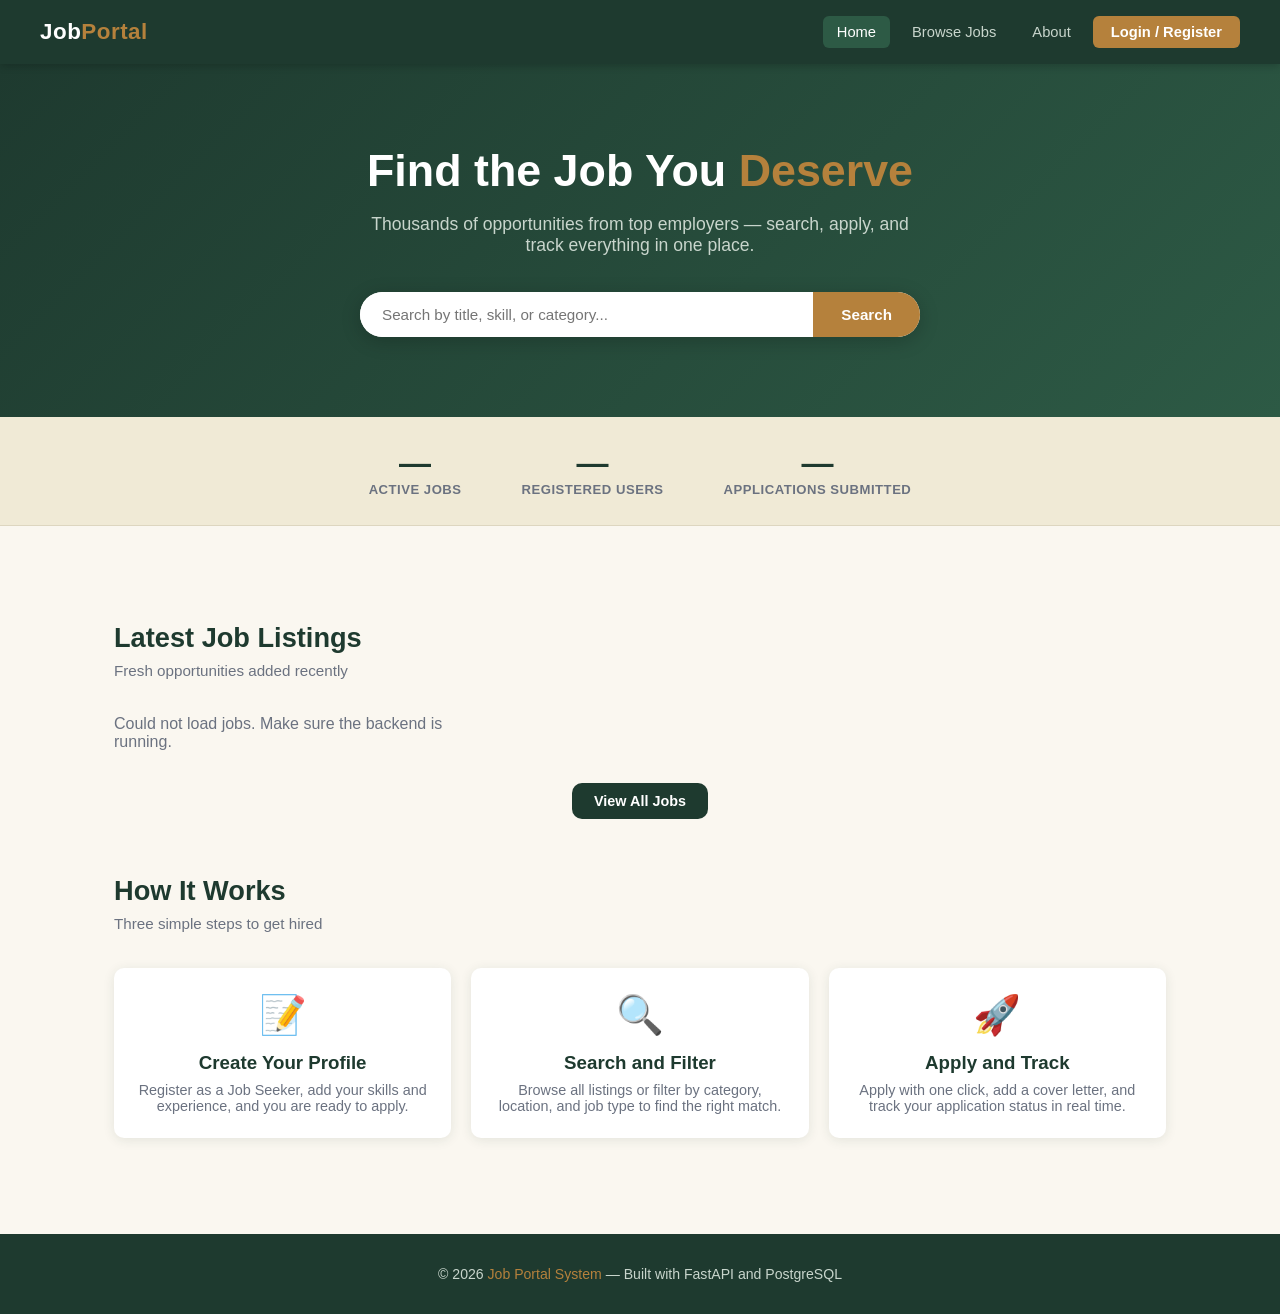
<file: frontend/index.html>
<!DOCTYPE html>
<html lang="en">
<head>
  <meta charset="UTF-8" />
  <meta name="viewport" content="width=device-width, initial-scale=1.0"/>
  <title>Job Portal — Find Your Next Opportunity</title>
  <link rel="stylesheet" href="css/style.css"/>
</head>
<body>

<!-- NAVBAR -->
<nav>
  <div class="nav-logo">Job<span>Portal</span></div>
  <div class="nav-links" id="navLinks">
    <a href="index.html" class="active">Home</a>
    <a href="jobs.html">Browse Jobs</a>
    <a href="about.html">About</a>
    <span id="navAuth"></span>
  </div>
</nav>

<!-- HERO -->
<section class="hero">
  <div class="container">
    <h1>Find the Job You <span>Deserve</span></h1>
    <p>Thousands of opportunities from top employers — search, apply, and track everything in one place.</p>
    <div class="search-bar">
      <input type="text" id="heroSearch" placeholder="Search by title, skill, or category..." />
      <button onclick="doHeroSearch()">Search</button>
    </div>
  </div>
</section>

<!-- STATS -->
<div class="stats-bar">
  <div class="container">
    <div class="stat-item">
      <div class="number" id="statJobs">—</div>
      <div class="label">Active Jobs</div>
    </div>
    <div class="stat-item">
      <div class="number" id="statUsers">—</div>
      <div class="label">Registered Users</div>
    </div>
    <div class="stat-item">
      <div class="number" id="statApps">—</div>
      <div class="label">Applications Submitted</div>
    </div>
  </div>
</div>

<!-- FEATURED JOBS -->
<main>
  <div class="container">
    <section class="section">
      <div class="section-title">Latest Job Listings</div>
      <div class="section-sub">Fresh opportunities added recently</div>
      <div class="jobs-grid" id="featuredJobs">
        <p style="color:var(--gray)">Loading jobs...</p>
      </div>
      <div style="text-align:center; margin-top:32px;">
        <a href="jobs.html" class="btn btn-primary">View All Jobs</a>
      </div>
    </section>

    <!-- HOW IT WORKS -->
    <section class="section" style="padding-top:0">
      <div class="section-title">How It Works</div>
      <div class="section-sub">Three simple steps to get hired</div>
      <div class="grid-3">
        <div class="card" style="text-align:center">
          <div style="font-size:2.4rem; margin-bottom:14px;">📝</div>
          <h3 style="color:var(--green-dark); margin-bottom:8px;">Create Your Profile</h3>
          <p style="color:var(--gray); font-size:0.9rem;">Register as a Job Seeker, add your skills and experience, and you are ready to apply.</p>
        </div>
        <div class="card" style="text-align:center">
          <div style="font-size:2.4rem; margin-bottom:14px;">🔍</div>
          <h3 style="color:var(--green-dark); margin-bottom:8px;">Search and Filter</h3>
          <p style="color:var(--gray); font-size:0.9rem;">Browse all listings or filter by category, location, and job type to find the right match.</p>
        </div>
        <div class="card" style="text-align:center">
          <div style="font-size:2.4rem; margin-bottom:14px;">🚀</div>
          <h3 style="color:var(--green-dark); margin-bottom:8px;">Apply and Track</h3>
          <p style="color:var(--gray); font-size:0.9rem;">Apply with one click, add a cover letter, and track your application status in real time.</p>
        </div>
      </div>
    </section>
  </div>
</main>

<!-- FOOTER -->
<footer>
  <p>© 2026 <span>Job Portal System</span> — Built with FastAPI and PostgreSQL</p>
</footer>

<script src="js/api.js"></script>
<script>
  // Update nav based on login state
  function updateNav() {
    const el = document.getElementById("navAuth");
    if (isLoggedIn()) {
      el.innerHTML = `<a href="dashboard.html">Dashboard</a><a href="#" class="btn-nav" onclick="logout()">Logout</a>`;
    } else {
      el.innerHTML = `<a href="login.html" class="btn-nav">Login / Register</a>`;
    }
  }

  // Load dashboard stats
  async function loadStats() {
    try {
      const data = await Dashboard.stats();
      document.getElementById("statJobs").textContent  = data.active_jobs;
      document.getElementById("statUsers").textContent = data.total_users;
      document.getElementById("statApps").textContent  = data.total_applications;
    } catch(e) {}
  }

  // Load featured jobs (latest 6)
  async function loadFeatured() {
    const container = document.getElementById("featuredJobs");
    try {
      const jobs = await Jobs.getAll();
      const latest = jobs.slice(0, 6);
      if (latest.length === 0) {
        container.innerHTML = "<p style='color:var(--gray)'>No jobs posted yet.</p>";
        return;
      }
      container.innerHTML = latest.map(job => `
        <div class="job-card" onclick="window.location='job-detail.html?id=${job.id}'">
          <h3>${job.title}</h3>
          <div class="company">${job.company_name || job.employer_name}</div>
          <p style="color:var(--gray); font-size:0.88rem; margin-bottom:8px;">${job.description.substring(0,100)}...</p>
          <div class="job-meta">
            <span class="tag">${job.category}</span>
            <span class="tag">${job.location}</span>
            <span class="tag tag-amber">${job.job_type}</span>
            ${job.salary_range ? `<span class="tag">💰 ${job.salary_range}</span>` : ""}
          </div>
        </div>
      `).join("");
    } catch(e) {
      container.innerHTML = "<p style='color:var(--gray)'>Could not load jobs. Make sure the backend is running.</p>";
    }
  }

  function doHeroSearch() {
    const keyword = document.getElementById("heroSearch").value.trim();
    if (keyword) window.location.href = `jobs.html?search=${encodeURIComponent(keyword)}`;
    else window.location.href = "jobs.html";
  }

  document.getElementById("heroSearch").addEventListener("keydown", e => { if (e.key === "Enter") doHeroSearch(); });

  updateNav();
  loadStats();
  loadFeatured();
</script>
</body>
</html>
</file>
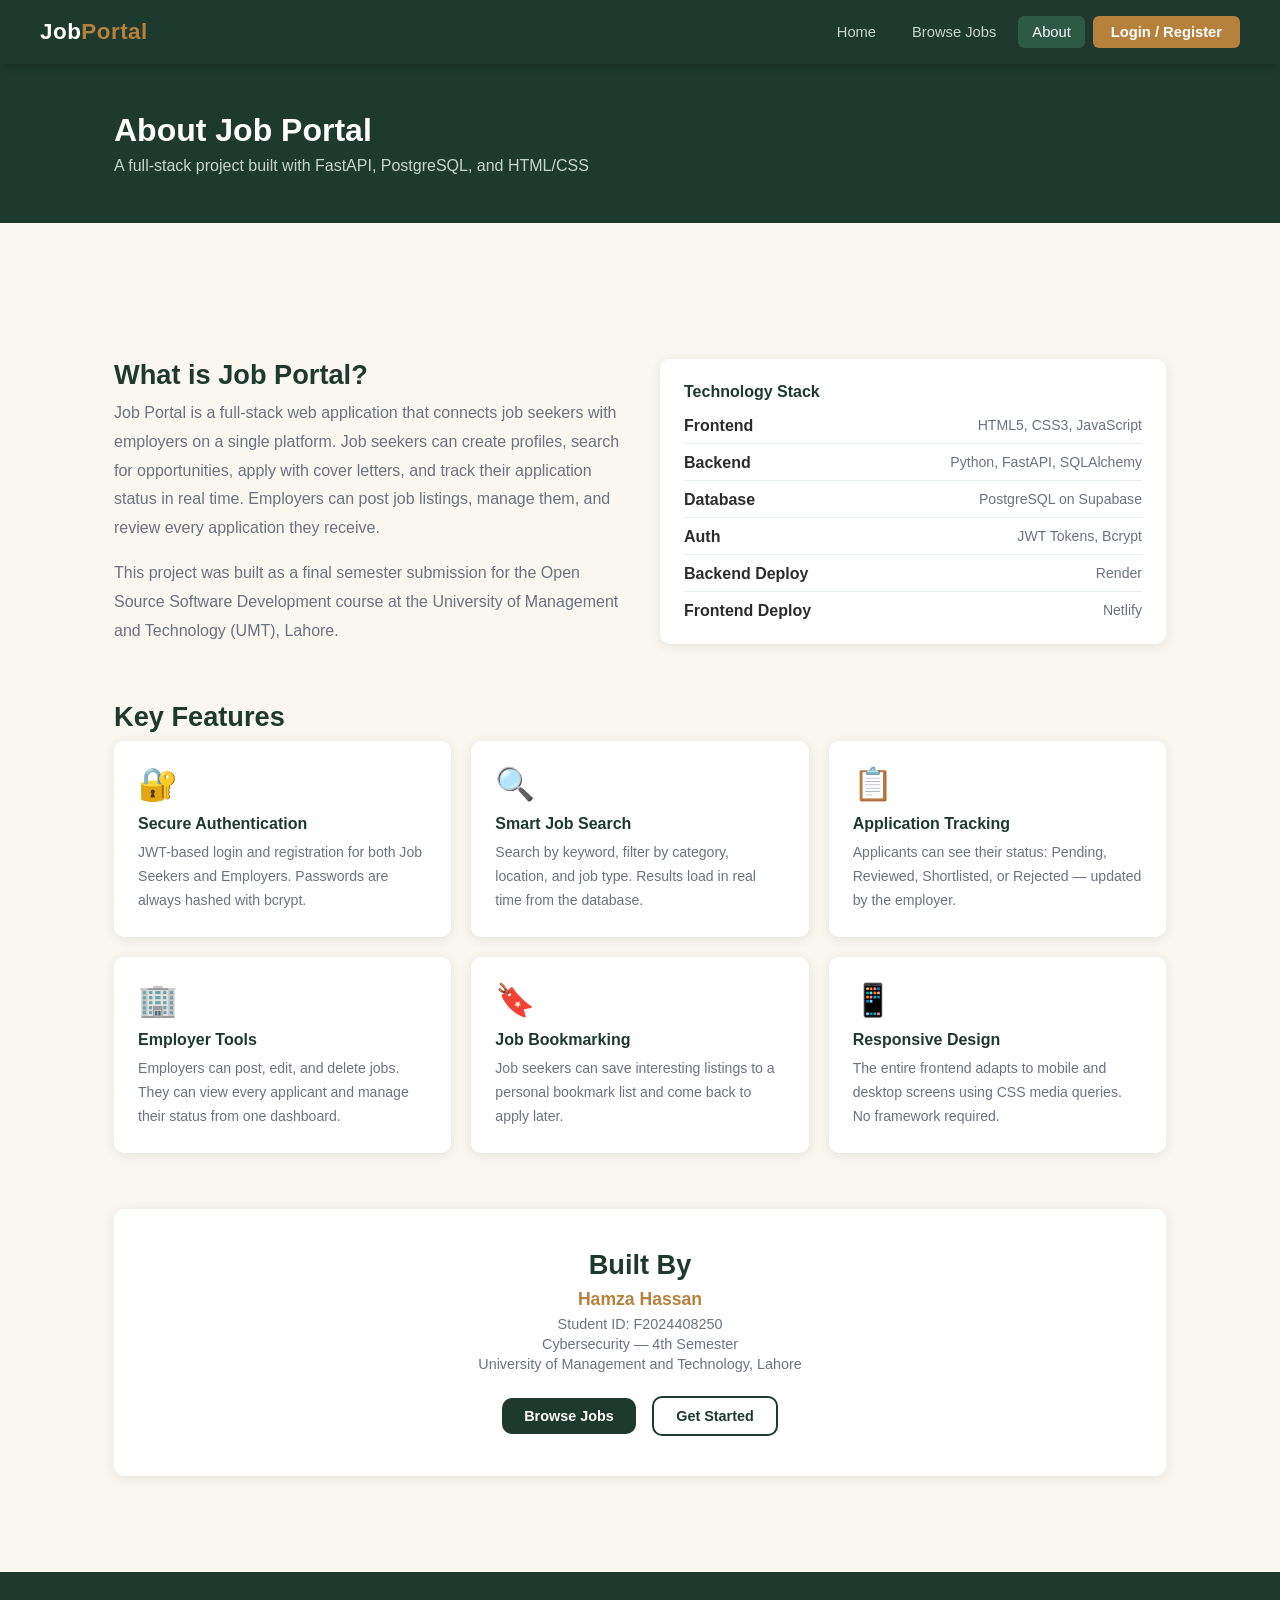
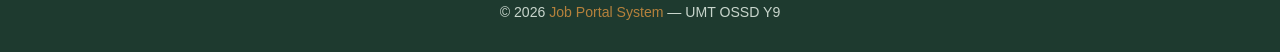
<file: frontend/about.html>
<!DOCTYPE html>
<html lang="en">
<head>
  <meta charset="UTF-8"/>
  <meta name="viewport" content="width=device-width, initial-scale=1.0"/>
  <title>About — Job Portal</title>
  <link rel="stylesheet" href="css/style.css"/>
</head>
<body>

<nav>
  <div class="nav-logo">Job<span>Portal</span></div>
  <div class="nav-links" id="navLinks">
    <a href="index.html">Home</a>
    <a href="jobs.html">Browse Jobs</a>
    <a href="about.html" class="active">About</a>
    <span id="navAuth"></span>
  </div>
</nav>

<div class="page-header">
  <div class="container">
    <h1>About Job Portal</h1>
    <p>A full-stack project built with FastAPI, PostgreSQL, and HTML/CSS</p>
  </div>
</div>

<main>
  <div class="container">

    <section class="section">
      <div class="grid-2" style="gap:40px; align-items:start;">
        <div>
          <div class="section-title">What is Job Portal?</div>
          <p style="color:var(--gray); line-height:1.8; margin-bottom:16px;">
            Job Portal is a full-stack web application that connects job seekers with employers on a single platform.
            Job seekers can create profiles, search for opportunities, apply with cover letters, and track their application status in real time.
            Employers can post job listings, manage them, and review every application they receive.
          </p>
          <p style="color:var(--gray); line-height:1.8;">
            This project was built as a final semester submission for the Open Source Software Development course at the University of Management and Technology (UMT), Lahore.
          </p>
        </div>
        <div>
          <div class="card">
            <h4 style="color:var(--green-dark); margin-bottom:16px;">Technology Stack</h4>
            <div style="display:flex; flex-direction:column; gap:10px;">
              <div style="display:flex; justify-content:space-between; padding-bottom:8px; border-bottom:1px solid var(--green-light);">
                <span style="font-weight:600; color:var(--charcoal);">Frontend</span>
                <span style="color:var(--gray); font-size:0.88rem;">HTML5, CSS3, JavaScript</span>
              </div>
              <div style="display:flex; justify-content:space-between; padding-bottom:8px; border-bottom:1px solid var(--green-light);">
                <span style="font-weight:600; color:var(--charcoal);">Backend</span>
                <span style="color:var(--gray); font-size:0.88rem;">Python, FastAPI, SQLAlchemy</span>
              </div>
              <div style="display:flex; justify-content:space-between; padding-bottom:8px; border-bottom:1px solid var(--green-light);">
                <span style="font-weight:600; color:var(--charcoal);">Database</span>
                <span style="color:var(--gray); font-size:0.88rem;">PostgreSQL on Supabase</span>
              </div>
              <div style="display:flex; justify-content:space-between; padding-bottom:8px; border-bottom:1px solid var(--green-light);">
                <span style="font-weight:600; color:var(--charcoal);">Auth</span>
                <span style="color:var(--gray); font-size:0.88rem;">JWT Tokens, Bcrypt</span>
              </div>
              <div style="display:flex; justify-content:space-between; padding-bottom:8px; border-bottom:1px solid var(--green-light);">
                <span style="font-weight:600; color:var(--charcoal);">Backend Deploy</span>
                <span style="color:var(--gray); font-size:0.88rem;">Render</span>
              </div>
              <div style="display:flex; justify-content:space-between;">
                <span style="font-weight:600; color:var(--charcoal);">Frontend Deploy</span>
                <span style="color:var(--gray); font-size:0.88rem;">Netlify</span>
              </div>
            </div>
          </div>
        </div>
      </div>
    </section>

    <section class="section" style="padding-top:0;">
      <div class="section-title">Key Features</div>
      <div class="grid-3">
        <div class="card">
          <div style="font-size:2rem; margin-bottom:12px;">🔐</div>
          <h4 style="color:var(--green-dark); margin-bottom:8px;">Secure Authentication</h4>
          <p style="color:var(--gray); font-size:0.88rem; line-height:1.7;">JWT-based login and registration for both Job Seekers and Employers. Passwords are always hashed with bcrypt.</p>
        </div>
        <div class="card">
          <div style="font-size:2rem; margin-bottom:12px;">🔍</div>
          <h4 style="color:var(--green-dark); margin-bottom:8px;">Smart Job Search</h4>
          <p style="color:var(--gray); font-size:0.88rem; line-height:1.7;">Search by keyword, filter by category, location, and job type. Results load in real time from the database.</p>
        </div>
        <div class="card">
          <div style="font-size:2rem; margin-bottom:12px;">📋</div>
          <h4 style="color:var(--green-dark); margin-bottom:8px;">Application Tracking</h4>
          <p style="color:var(--gray); font-size:0.88rem; line-height:1.7;">Applicants can see their status: Pending, Reviewed, Shortlisted, or Rejected — updated by the employer.</p>
        </div>
        <div class="card">
          <div style="font-size:2rem; margin-bottom:12px;">🏢</div>
          <h4 style="color:var(--green-dark); margin-bottom:8px;">Employer Tools</h4>
          <p style="color:var(--gray); font-size:0.88rem; line-height:1.7;">Employers can post, edit, and delete jobs. They can view every applicant and manage their status from one dashboard.</p>
        </div>
        <div class="card">
          <div style="font-size:2rem; margin-bottom:12px;">🔖</div>
          <h4 style="color:var(--green-dark); margin-bottom:8px;">Job Bookmarking</h4>
          <p style="color:var(--gray); font-size:0.88rem; line-height:1.7;">Job seekers can save interesting listings to a personal bookmark list and come back to apply later.</p>
        </div>
        <div class="card">
          <div style="font-size:2rem; margin-bottom:12px;">📱</div>
          <h4 style="color:var(--green-dark); margin-bottom:8px;">Responsive Design</h4>
          <p style="color:var(--gray); font-size:0.88rem; line-height:1.7;">The entire frontend adapts to mobile and desktop screens using CSS media queries. No framework required.</p>
        </div>
      </div>
    </section>

    <section class="section" style="padding-top:0;">
      <div class="card" style="text-align:center; padding:40px;">
        <div class="section-title" style="margin-bottom:8px;">Built By</div>
        <p style="color:var(--amber); font-size:1.1rem; font-weight:700; margin-bottom:6px;">Hamza Hassan</p>
        <p style="color:var(--gray); font-size:0.9rem; margin-bottom:4px;">Student ID: F2024408250</p>
        <p style="color:var(--gray); font-size:0.9rem; margin-bottom:4px;">Cybersecurity — 4th Semester</p>
        <p style="color:var(--gray); font-size:0.9rem;">University of Management and Technology, Lahore</p>
        <div style="margin-top:24px;">
          <a href="jobs.html" class="btn btn-primary" style="margin-right:12px;">Browse Jobs</a>
          <a href="login.html" class="btn btn-outline">Get Started</a>
        </div>
      </div>
    </section>

  </div>
</main>

<footer>
  <p>© 2026 <span>Job Portal System</span> — UMT OSSD Y9</p>
</footer>

<script src="js/api.js"></script>
<script>
  function updateNav() {
    const el = document.getElementById("navAuth");
    if (isLoggedIn()) {
      el.innerHTML = `<a href="dashboard.html">Dashboard</a><a href="#" class="btn-nav" onclick="logout()">Logout</a>`;
    } else {
      el.innerHTML = `<a href="login.html" class="btn-nav">Login / Register</a>`;
    }
  }
  updateNav();
</script>
</body>
</html>
</file>
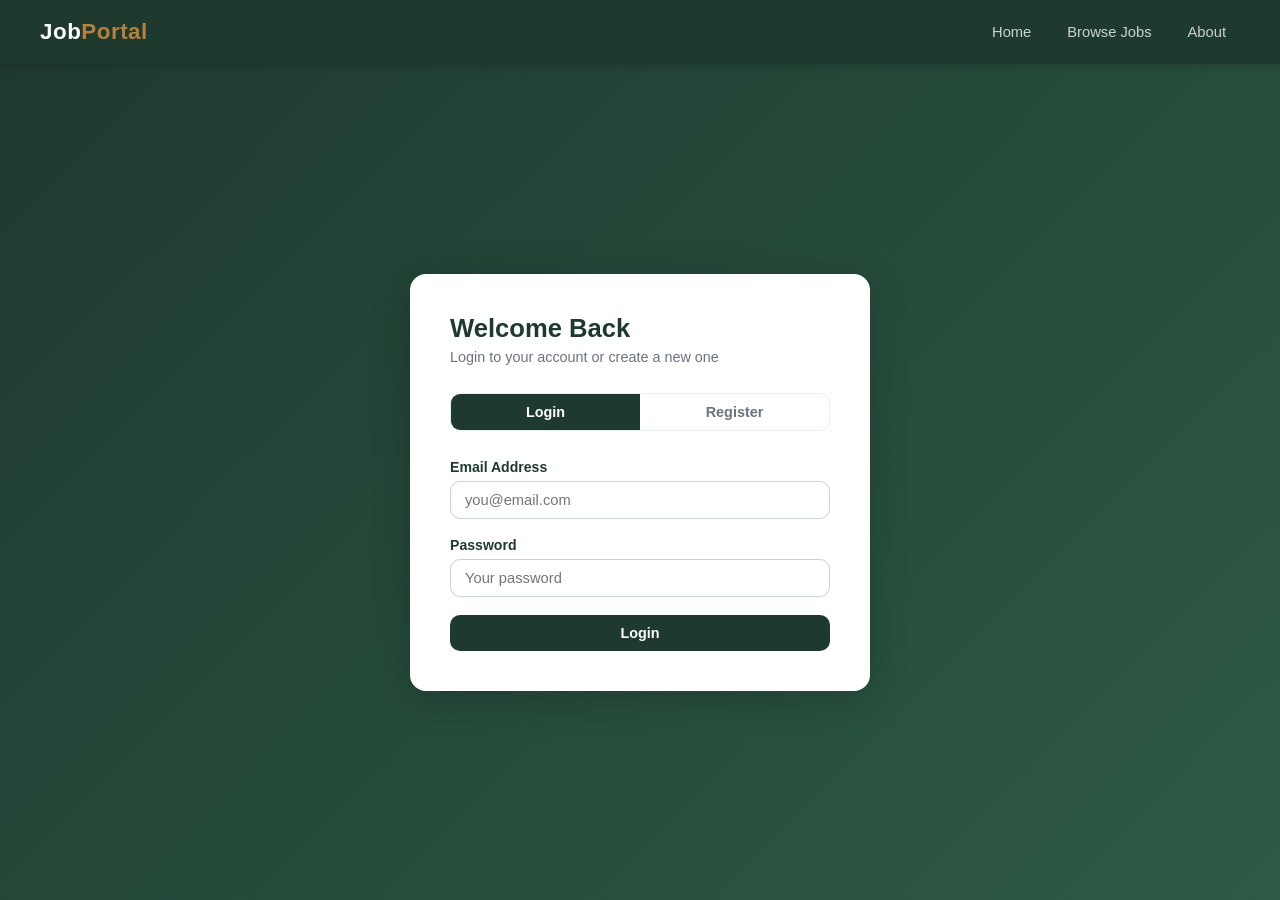
<file: frontend/dashboard.html>
<!DOCTYPE html>
<html lang="en">
<head>
  <meta charset="UTF-8"/>
  <meta name="viewport" content="width=device-width, initial-scale=1.0"/>
  <title>Dashboard — Job Portal</title>
  <link rel="stylesheet" href="style.css"/>
</head>
<body>

<nav>
  <div class="nav-logo">Job<span>Portal</span></div>
  <div class="nav-links">
    <a href="index.html">Home</a>
    <a href="jobs.html">Browse Jobs</a>
    <a href="about.html">About</a>
    <a href="dashboard.html" class="active">Dashboard</a>
    <a href="#" class="btn-nav" onclick="logout()">Logout</a>
  </div>
</nav>

<div class="page-header">
  <div class="container">
    <h1>Welcome, <span id="userName" style="color:var(--amber)">User</span></h1>
    <p id="userSubtext">Manage your applications, job listings, and profile</p>
  </div>
</div>

<main>
  <div class="container">
    <div class="dashboard-layout">

      <!-- SIDEBAR -->
      <div class="sidebar" id="dashboardSidebar">
        <!-- Rendered dynamically -->
      </div>

      <!-- MAIN CONTENT -->
      <div class="main-content-area" style="flex:1;">
        
        <!-- JOB SEEKER VIEW -->
        <div id="seekerDashboard" style="display:none;">
          <!-- Applications Section -->
          <div id="sec-applications" class="card" style="margin-bottom:20px;">
            <h3 style="color:var(--green-dark); margin-bottom:20px;">My Applications</h3>
            <div id="appsList"><p style="color:var(--gray)">Loading applications...</p></div>
          </div>
          
          <!-- Bookmarks Section -->
          <div id="sec-bookmarks" class="card">
            <h3 style="color:var(--green-dark); margin-bottom:20px;">Saved Jobs</h3>
            <div id="bookmarksList"><p style="color:var(--gray)">Loading bookmarks...</p></div>
          </div>
        </div>

        <!-- EMPLOYER VIEW -->
        <div id="employerDashboard" style="display:none;">
          <!-- Job Listings Section -->
          <div id="sec-myjobs" class="card">
            <div style="display:flex; justify-content:space-between; align-items:center; margin-bottom:20px;">
              <h3 style="color:var(--green-dark);">My Job Postings</h3>
              <a href="manage.html?tab=postjob" class="btn btn-amber btn-sm">+ Post New Job</a>
            </div>
            <div id="myJobsList"><p style="color:var(--gray)">Loading jobs...</p></div>
          </div>
        </div>

      </div>

    </div>
  </div>
</main>

<!-- DELETE JOB MODAL (For Employers) -->
<div id="deleteModal" style="display:none; position:fixed; inset:0; background:rgba(0,0,0,0.5); z-index:999; align-items:center; justify-content:center;">
  <div class="card" style="max-width:400px; width:90%; padding:32px; text-align:center;">
    <h3 style="color:var(--red); margin-bottom:12px;">Delete Job?</h3>
    <p style="color:var(--gray); margin-bottom:24px;">This will permanently delete the job and all its applications.</p>
    <div style="display:flex; gap:12px; justify-content:center;">
      <button class="btn btn-danger" onclick="confirmDelete()">Yes, Delete</button>
      <button class="btn btn-outline" onclick="closeDeleteModal()">Cancel</button>
    </div>
  </div>
</div>

<footer>
  <p>© 2026 <span>Job Portal System</span> — UMT OSSD Y9</p>
</footer>

<script src="js/api.js"></script>
<script>
  if (!isLoggedIn()) {
    window.location.href = "login.html";
  }

  const role = getRole();
  const userName = getName();
  const userId = parseInt(localStorage.getItem("user_id"));

  document.getElementById("userName").textContent = userName;

  let deleteJobId = null;

  // Initialize page based on role
  function initDashboard() {
    const sidebar = document.getElementById("dashboardSidebar");
    
    if (role === "employer") {
      document.getElementById("userSubtext").textContent = "Manage your job postings and review applications";
      document.getElementById("employerDashboard").style.display = "block";
      
      sidebar.innerHTML = `
        <a class="sidebar-item active" href="dashboard.html">My Job Postings</a>
        <a class="sidebar-item" href="manage.html?tab=postjob">Post a New Job</a>
        <a class="sidebar-item" href="manage.html?tab=profile">Company Profile</a>
      `;
      loadMyJobs();
    } else {
      document.getElementById("userSubtext").textContent = "Manage your applications, saved jobs, and profile";
      document.getElementById("seekerDashboard").style.display = "block";
      
      sidebar.innerHTML = `
        <a class="sidebar-item active" href="dashboard.html">My Applications</a>
        <a class="sidebar-item" href="manage.html?tab=bookmarks">Saved Jobs</a>
        <a class="sidebar-item" href="manage.html?tab=profile">Edit Profile</a>
      `;
      loadApplications();
      loadBookmarks();
    }
  }

  // ── JOB SEEKER: LOAD APPLICATIONS ──
  async function loadApplications() {
    const el = document.getElementById("appsList");
    try {
      const apps = await Applications.mine();
      if (apps.length === 0) {
        el.innerHTML = "<p style='color:var(--gray)'>You haven't applied to any jobs yet. <a href='jobs.html' style='color:var(--green-mid)'>Browse Jobs</a></p>";
        return;
      }
      el.innerHTML = `<div class="table-wrapper"><table>
        <thead><tr><th>Job Title</th><th>Applied On</th><th>Status</th></tr></thead>
        <tbody>${apps.map(a => `
          <tr>
            <td><a href="job-detail.html?id=${a.job_id}" style="color:var(--green-mid); font-weight:600;">${a.job_title}</a></td>
            <td style="color:var(--gray)">${new Date(a.applied_at).toLocaleDateString()}</td>
            <td><span class="badge ${badgeClass(a.status)}">${a.status}</span></td>
          </tr>`).join("")}
        </tbody></table></div>`;
    } catch(e) {
      el.innerHTML = "<p style='color:var(--gray)'>Could not load applications.</p>";
    }
  }

  // ── JOB SEEKER: LOAD BOOKMARKS ──
  async function loadBookmarks() {
    const el = document.getElementById("bookmarksList");
    try {
      const bms = await Bookmarks.mine();
      if (bms.length === 0) {
        el.innerHTML = "<p style='color:var(--gray)'>No saved jobs yet.</p>";
        return;
      }
      el.innerHTML = bms.map(b => `
        <div style="display:flex; justify-content:space-between; align-items:center; padding:12px 0; border-bottom:1px solid var(--green-light);">
          <a href="job-detail.html?id=${b.job_id}" style="color:var(--green-dark); font-weight:600;">${b.job_title}</a>
          <span style="color:var(--gray); font-size:0.82rem;">Saved ${new Date(b.saved_at).toLocaleDateString()}</span>
        </div>`).join("");
    } catch(e) {
      el.innerHTML = "<p style='color:var(--gray)'>Could not load bookmarks.</p>";
    }
  }

  // ── EMPLOYER: LOAD JOBS ──
  async function loadMyJobs() {
    const el = document.getElementById("myJobsList");
    try {
      const all = await Jobs.getAll();
      const mine = all.filter(j => j.employer_id === userId);
      if (!mine.length) {
        el.innerHTML = "<p style='color:var(--gray)'>No jobs posted yet. <a href='manage.html?tab=postjob' style='color:var(--green-mid)'>Post a Job</a></p>";
        return;
      }
      el.innerHTML = mine.map(job => `
        <div style="border:1px solid var(--green-light);border-radius:var(--radius);padding:18px;margin-bottom:14px;">
          <div style="display:flex;justify-content:space-between;align-items:flex-start;flex-wrap:wrap;gap:10px;">
            <div>
              <h4 style="color:var(--green-dark);margin-bottom:4px;">${job.title}</h4>
              <div class="job-meta">
                <span class="tag">${job.category}</span>
                <span class="tag">${job.location}</span>
                <span class="tag tag-amber">${job.job_type}</span>
                <span class="badge ${job.is_active ? "badge-shortlisted" : "badge-rejected"}">${job.is_active ? "Active" : "Closed"}</span>
              </div>
            </div>
            <div style="display:flex;gap:8px;flex-wrap:wrap;">
              <a href="manage.html?tab=applications&jobId=${job.id}&jobTitle=${encodeURIComponent(job.title)}" class="btn btn-primary btn-sm">Applications</a>
              <a href="manage.html?tab=postjob&editId=${job.id}" class="btn btn-outline btn-sm">Edit</a>
              <button class="btn btn-danger btn-sm" onclick="openDeleteModal(${job.id})">Delete</button>
            </div>
          </div>
        </div>`).join("");
    } catch(e) {
      el.innerHTML = "<p style='color:var(--gray)'>Could not load jobs.</p>";
    }
  }

  // Helper Badge classes
  function badgeClass(status) {
    return { Pending: "badge-pending", Reviewed: "badge-reviewed", Shortlisted: "badge-shortlisted", Rejected: "badge-rejected" }[status] || "badge-pending";
  }

  // Delete Job operations
  function openDeleteModal(id) {
    deleteJobId = id;
    document.getElementById("deleteModal").style.display = "flex";
  }

  function closeDeleteModal() {
    document.getElementById("deleteModal").style.display = "none";
  }

  async function confirmDelete() {
    try {
      await Jobs.delete(deleteJobId);
      closeDeleteModal();
      loadMyJobs();
    } catch(e) {
      alert(e.message);
    }
  }

  // Run initialization
  initDashboard();
</script>
</body>
</html>
</file>
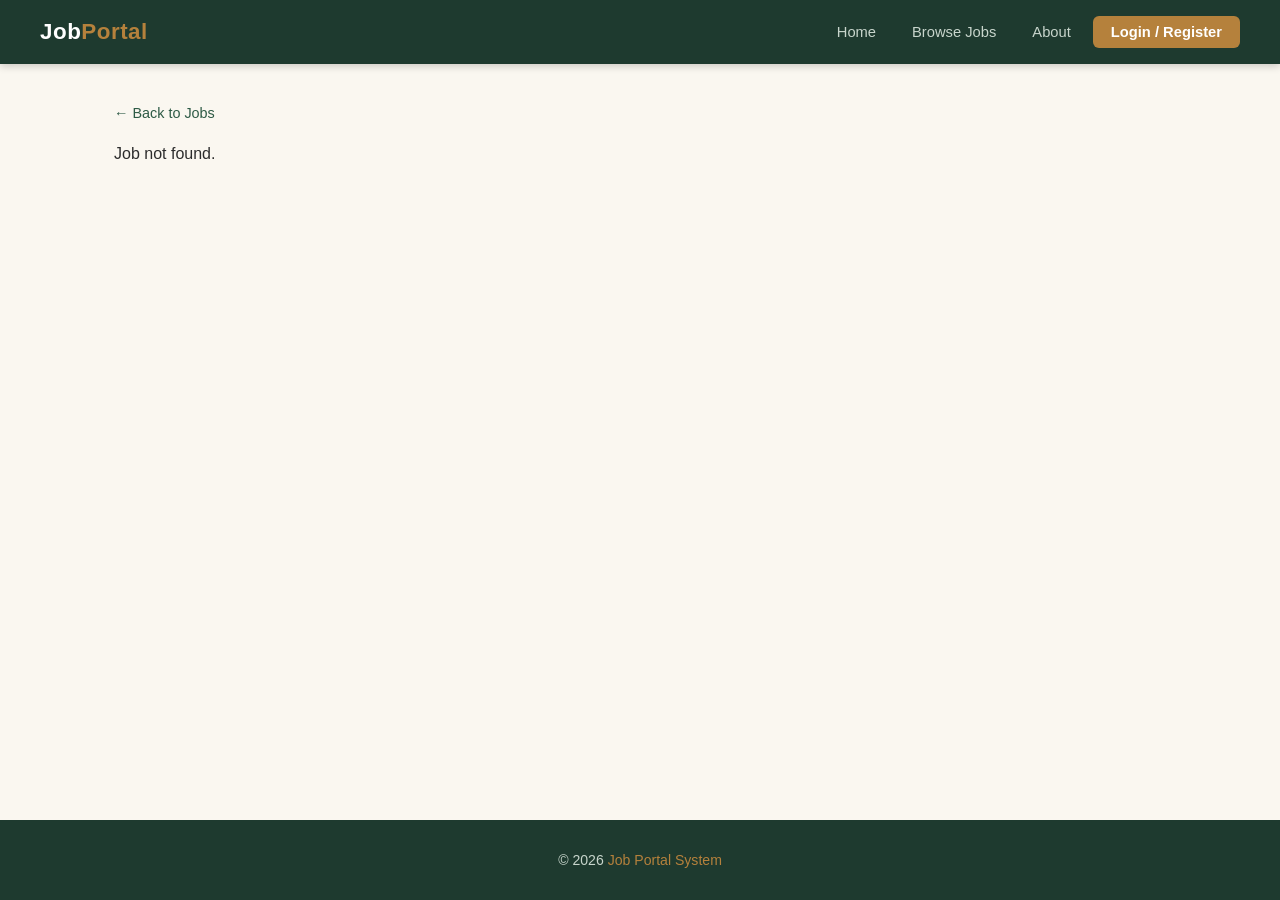
<file: frontend/job-detail.html>
<!DOCTYPE html>
<html lang="en">
<head>
  <meta charset="UTF-8"/>
  <meta name="viewport" content="width=device-width, initial-scale=1.0"/>
  <title>Job Detail — Job Portal</title>
  <link rel="stylesheet" href="css/style.css"/>
</head>
<body>

<nav>
  <div class="nav-logo">Job<span>Portal</span></div>
  <div class="nav-links" id="navLinks">
    <a href="index.html">Home</a>
    <a href="jobs.html">Browse Jobs</a>
    <a href="about.html">About</a>
    <span id="navAuth"></span>
  </div>
</nav>

<main style="padding: 40px 0;">
  <div class="container">
    <a href="jobs.html" style="color:var(--green-mid); font-size:0.9rem; display:inline-block; margin-bottom:24px;">← Back to Jobs</a>

    <div id="jobContent">
      <p style="color:var(--gray)">Loading job details...</p>
    </div>

    <!-- APPLY MODAL -->
    <div id="applyModal" style="display:none; position:fixed; inset:0; background:rgba(0,0,0,0.5); z-index:999; align-items:center; justify-content:center;">
      <div class="card" style="max-width:480px; width:90%; padding:32px;">
        <h3 style="color:var(--green-dark); margin-bottom:6px;">Apply for this Job</h3>
        <p id="applyJobTitle" style="color:var(--amber); font-weight:600; margin-bottom:20px;"></p>
        <div id="applyAlert" class="alert"></div>
        <div class="form-group">
          <label>Cover Letter <span style="color:var(--gray); font-weight:400">(optional)</span></label>
          <textarea id="coverLetter" placeholder="Write a short message to the employer..."></textarea>
        </div>
        <div style="display:flex; gap:12px;">
          <button class="btn btn-primary" onclick="submitApplication()">Submit Application</button>
          <button class="btn btn-outline" onclick="closeModal()">Cancel</button>
        </div>
      </div>
    </div>

  </div>
</main>

<footer>
  <p>© 2026 <span>Job Portal System</span></p>
</footer>

<script src="js/api.js"></script>
<script>
  let currentJobId = null;

  function updateNav() {
    const el = document.getElementById("navAuth");
    if (isLoggedIn()) {
      el.innerHTML = `<a href="dashboard.html">Dashboard</a><a href="#" class="btn-nav" onclick="logout()">Logout</a>`;
    } else {
      el.innerHTML = `<a href="login.html" class="btn-nav">Login / Register</a>`;
    }
  }

  async function loadJob() {
    const id = new URLSearchParams(window.location.search).get("id");
    if (!id) { document.getElementById("jobContent").innerHTML = "<p>Job not found.</p>"; return; }
    currentJobId = parseInt(id);

    try {
      const job = await Jobs.getOne(id);
      const applySection = isLoggedIn() && getRole() === "jobseeker"
        ? `<button class="btn btn-amber" style="margin-right:10px" onclick="openModal('${job.title}')">Apply Now</button>
           <button class="btn btn-outline" onclick="doBookmark(${job.id})">Save Job</button>`
        : !isLoggedIn()
        ? `<a href="login.html" class="btn btn-amber">Login to Apply</a>`
        : "";

      document.getElementById("jobContent").innerHTML = `
        <div style="display:grid; grid-template-columns:1fr 300px; gap:28px; align-items:start;">
          <div>
            <div class="card" style="margin-bottom:20px;">
              <h1 style="color:var(--green-dark); font-size:1.6rem; margin-bottom:8px;">${job.title}</h1>
              <p style="color:var(--amber); font-weight:700; font-size:1rem; margin-bottom:16px;">${job.company_name || job.employer_name}</p>
              <div class="job-meta" style="margin-bottom:20px;">
                <span class="tag">📁 ${job.category}</span>
                <span class="tag">📍 ${job.location}</span>
                <span class="tag tag-amber">⏱ ${job.job_type}</span>
                ${job.salary_range ? `<span class="tag">💰 ${job.salary_range}</span>` : ""}
              </div>
              <div style="color:var(--charcoal); line-height:1.7; white-space:pre-wrap; font-size:0.95rem;">${job.description}</div>
            </div>
          </div>

          <div>
            <div class="card" style="margin-bottom:16px;">
              <h4 style="color:var(--green-dark); margin-bottom:16px;">Job Summary</h4>
              <p style="font-size:0.88rem; color:var(--gray); margin-bottom:8px;"><strong style="color:var(--charcoal)">Category:</strong> ${job.category}</p>
              <p style="font-size:0.88rem; color:var(--gray); margin-bottom:8px;"><strong style="color:var(--charcoal)">Location:</strong> ${job.location}</p>
              <p style="font-size:0.88rem; color:var(--gray); margin-bottom:8px;"><strong style="color:var(--charcoal)">Type:</strong> ${job.job_type}</p>
              ${job.salary_range ? `<p style="font-size:0.88rem; color:var(--gray); margin-bottom:8px;"><strong style="color:var(--charcoal)">Salary:</strong> ${job.salary_range}</p>` : ""}
              <p style="font-size:0.88rem; color:var(--gray);"><strong style="color:var(--charcoal)">Posted:</strong> ${new Date(job.created_at).toLocaleDateString()}</p>
            </div>
            <div class="card">
              ${applySection || "<p style='color:var(--gray); font-size:0.88rem'>Employers cannot apply to jobs.</p>"}
            </div>
          </div>
        </div>
      `;
    } catch(e) {
      document.getElementById("jobContent").innerHTML = "<p style='color:var(--gray)'>Job not found or an error occurred.</p>";
    }
  }

  function openModal(title) {
    document.getElementById("applyJobTitle").textContent = title;
    document.getElementById("coverLetter").value = "";
    document.getElementById("applyAlert").className = "alert";
    document.getElementById("applyModal").style.display = "flex";
  }

  function closeModal() {
    document.getElementById("applyModal").style.display = "none";
  }

  async function submitApplication() {
    const cover_letter = document.getElementById("coverLetter").value.trim();
    const alertEl = document.getElementById("applyAlert");
    try {
      await Applications.apply({ job_id: currentJobId, cover_letter: cover_letter || null });
      alertEl.textContent = "Application submitted successfully!";
      alertEl.className = "alert alert-success show";
      setTimeout(closeModal, 1500);
    } catch(e) {
      alertEl.textContent = e.message;
      alertEl.className = "alert alert-error show";
    }
  }

  async function doBookmark(job_id) {
    try {
      await Bookmarks.save(job_id);
      alert("Job saved to your bookmarks!");
    } catch(e) {
      alert(e.message);
    }
  }

  updateNav();
  loadJob();
</script>
</body>
</html>
</file>
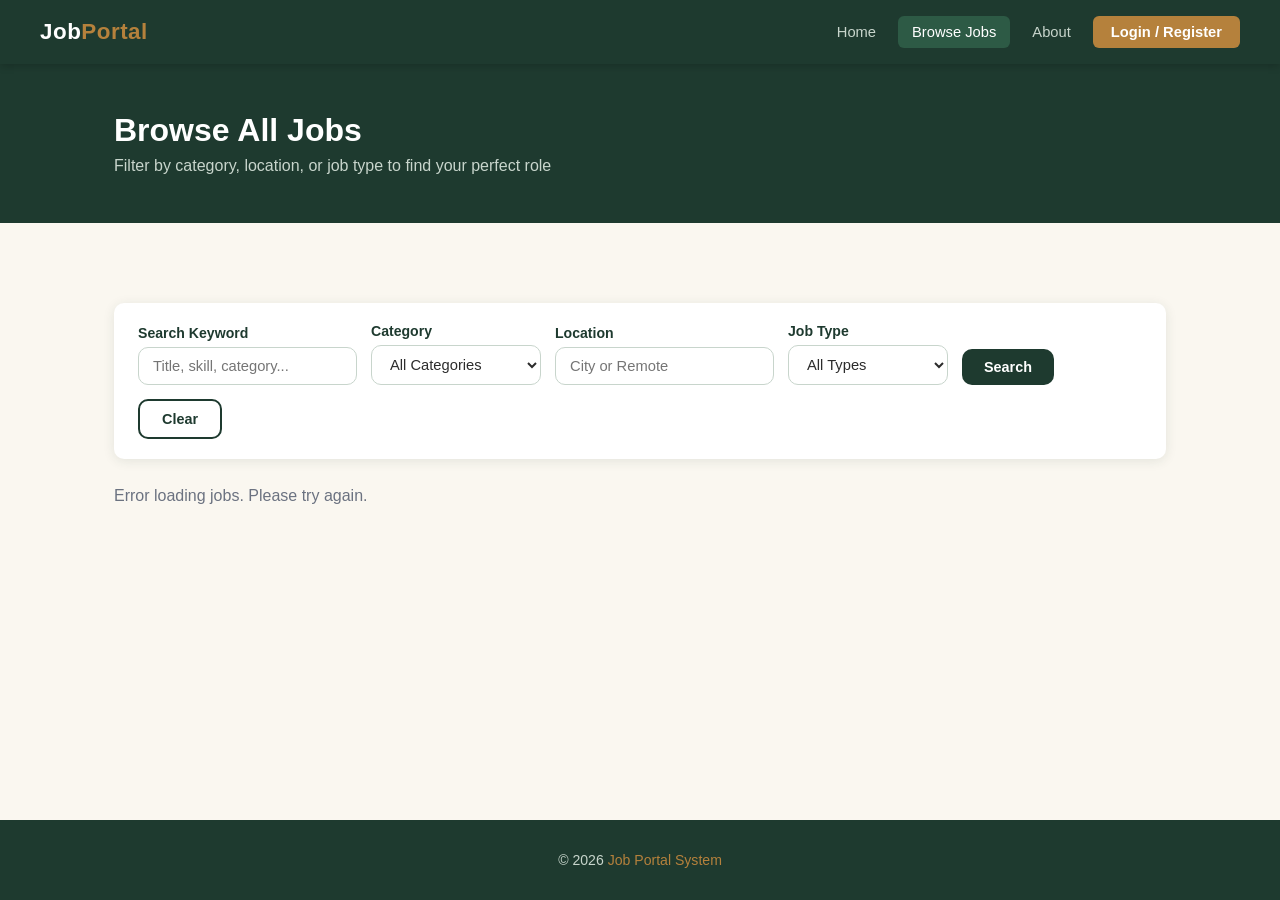
<file: frontend/jobs.html>
<!DOCTYPE html>
<html lang="en">
<head>
  <meta charset="UTF-8"/>
  <meta name="viewport" content="width=device-width, initial-scale=1.0"/>
  <title>Browse Jobs — Job Portal</title>
  <link rel="stylesheet" href="css/style.css"/>
</head>
<body>

<nav>
  <div class="nav-logo">Job<span>Portal</span></div>
  <div class="nav-links" id="navLinks">
    <a href="index.html">Home</a>
    <a href="jobs.html" class="active">Browse Jobs</a>
    <a href="about.html">About</a>
    <span id="navAuth"></span>
  </div>
</nav>

<div class="page-header">
  <div class="container">
    <h1>Browse All Jobs</h1>
    <p>Filter by category, location, or job type to find your perfect role</p>
  </div>
</div>

<main>
  <div class="container">

    <!-- FILTERS -->
    <div class="filters">
      <div class="form-group">
        <label>Search Keyword</label>
        <input type="text" id="filterKeyword" placeholder="Title, skill, category..."/>
      </div>
      <div class="form-group">
        <label>Category</label>
        <select id="filterCategory">
          <option value="">All Categories</option>
          <option>IT</option>
          <option>Marketing</option>
          <option>Finance</option>
          <option>Healthcare</option>
          <option>Education</option>
          <option>Engineering</option>
          <option>Design</option>
          <option>Sales</option>
          <option>Customer Support</option>
          <option>Other</option>
        </select>
      </div>
      <div class="form-group">
        <label>Location</label>
        <input type="text" id="filterLocation" placeholder="City or Remote"/>
      </div>
      <div class="form-group">
        <label>Job Type</label>
        <select id="filterType">
          <option value="">All Types</option>
          <option>Full-time</option>
          <option>Part-time</option>
          <option>Remote</option>
        </select>
      </div>
      <button class="btn btn-primary" onclick="applyFilters()">Search</button>
      <button class="btn btn-outline" onclick="clearFilters()">Clear</button>
    </div>

    <!-- RESULTS COUNT -->
    <p id="resultsCount" style="color:var(--gray); font-size:0.88rem; margin-bottom:20px;"></p>

    <!-- JOB GRID -->
    <div class="jobs-grid" id="jobsGrid">
      <p style="color:var(--gray)">Loading jobs...</p>
    </div>

  </div>
</main>

<footer>
  <p>© 2026 <span>Job Portal System</span></p>
</footer>

<script src="js/api.js"></script>
<script>
  function updateNav() {
    const el = document.getElementById("navAuth");
    if (isLoggedIn()) {
      el.innerHTML = `<a href="dashboard.html">Dashboard</a><a href="#" class="btn-nav" onclick="logout()">Logout</a>`;
    } else {
      el.innerHTML = `<a href="login.html" class="btn-nav">Login / Register</a>`;
    }
  }

  async function loadJobs(filters = {}, keyword = "") {
    const grid = document.getElementById("jobsGrid");
    const count = document.getElementById("resultsCount");
    grid.innerHTML = "<p style='color:var(--gray)'>Loading...</p>";
    try {
      let jobs;
      if (keyword) {
        jobs = await Jobs.search(keyword);
      } else {
        jobs = await Jobs.getAll(filters);
      }
      count.textContent = `${jobs.length} job${jobs.length !== 1 ? "s" : ""} found`;
      if (jobs.length === 0) {
        grid.innerHTML = "<p style='color:var(--gray)'>No jobs match your search. Try different filters.</p>";
        return;
      }
      grid.innerHTML = jobs.map(job => `
        <div class="job-card" onclick="window.location='job-detail.html?id=${job.id}'">
          <h3>${job.title}</h3>
          <div class="company">${job.company_name || job.employer_name}</div>
          <p style="color:var(--gray); font-size:0.88rem; margin-bottom:8px;">${job.description.substring(0,110)}...</p>
          <div class="job-meta">
            <span class="tag">${job.category}</span>
            <span class="tag">${job.location}</span>
            <span class="tag tag-amber">${job.job_type}</span>
            ${job.salary_range ? `<span class="tag">💰 ${job.salary_range}</span>` : ""}
          </div>
          <div style="margin-top:14px;">
            <button class="btn btn-primary btn-sm" onclick="event.stopPropagation(); window.location='job-detail.html?id=${job.id}'">View Details</button>
          </div>
        </div>
      `).join("");
    } catch(e) {
      grid.innerHTML = "<p style='color:var(--gray)'>Error loading jobs. Please try again.</p>";
    }
  }

  function applyFilters() {
    const keyword  = document.getElementById("filterKeyword").value.trim();
    const category = document.getElementById("filterCategory").value;
    const location = document.getElementById("filterLocation").value.trim();
    const job_type = document.getElementById("filterType").value;

    if (keyword) {
      loadJobs({}, keyword);
    } else {
      const filters = {};
      if (category) filters.category = category;
      if (location) filters.location = location;
      if (job_type) filters.job_type = job_type;
      loadJobs(filters);
    }
  }

  function clearFilters() {
    document.getElementById("filterKeyword").value = "";
    document.getElementById("filterCategory").value = "";
    document.getElementById("filterLocation").value = "";
    document.getElementById("filterType").value = "";
    loadJobs();
  }

  // Check URL for search param from home page
  const urlParams = new URLSearchParams(window.location.search);
  const searchParam = urlParams.get("search");
  if (searchParam) {
    document.getElementById("filterKeyword").value = searchParam;
    loadJobs({}, searchParam);
  } else {
    loadJobs();
  }

  updateNav();
</script>
</body>
</html>
</file>
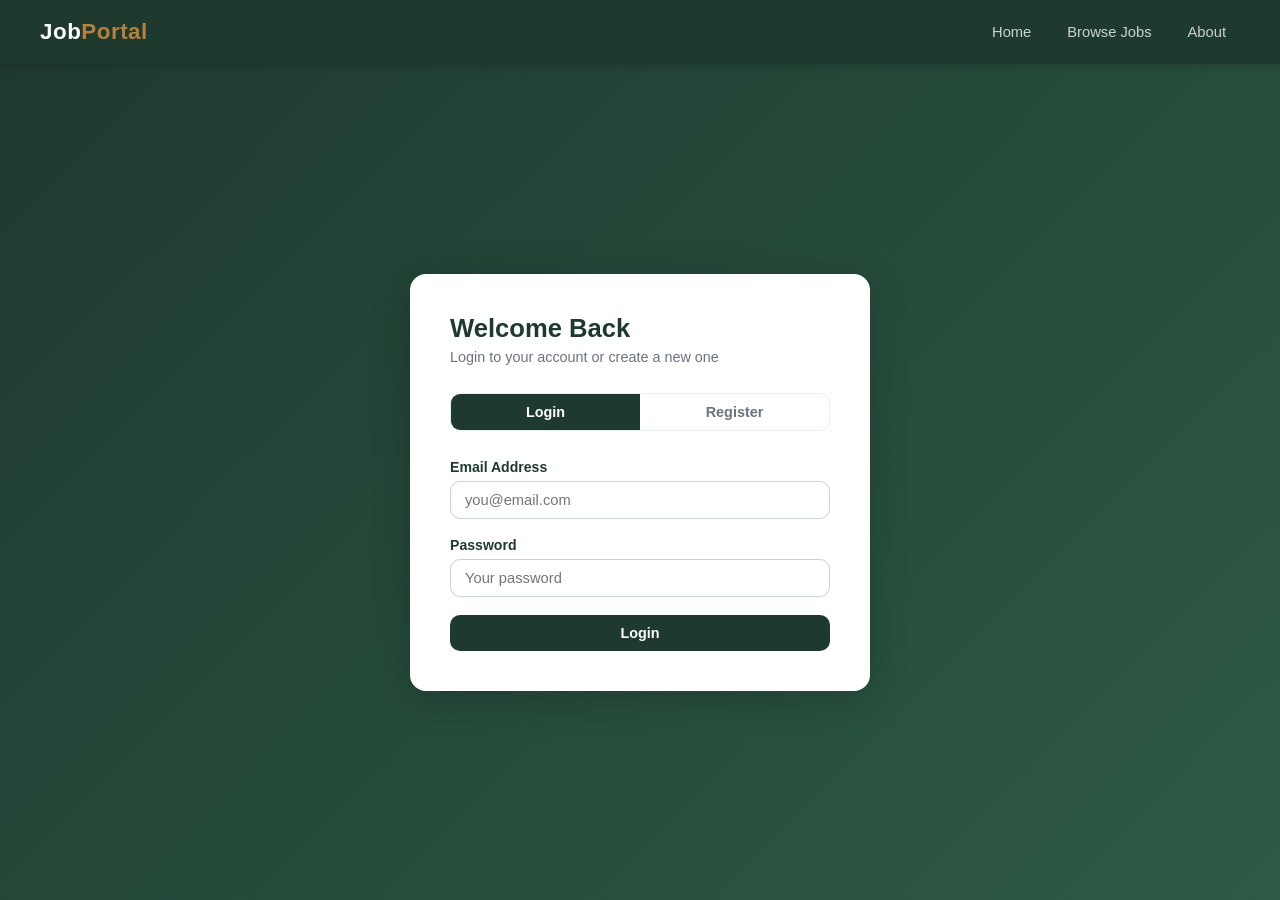
<file: frontend/login.html>
<!DOCTYPE html>
<html lang="en">
<head>
  <meta charset="UTF-8"/>
  <meta name="viewport" content="width=device-width, initial-scale=1.0"/>
  <title>Login / Register — Job Portal</title>
  <link rel="stylesheet" href="css/style.css"/>
</head>
<body>

<nav>
  <div class="nav-logo">Job<span>Portal</span></div>
  <div class="nav-links">
    <a href="index.html">Home</a>
    <a href="jobs.html">Browse Jobs</a>
    <a href="about.html">About</a>
  </div>
</nav>

<div class="auth-wrapper">
  <div class="auth-box">
    <h2>Welcome Back</h2>
    <p>Login to your account or create a new one</p>

    <div class="auth-tabs">
      <button class="auth-tab active" id="tabLogin" onclick="switchTab('login')">Login</button>
      <button class="auth-tab" id="tabRegister" onclick="switchTab('register')">Register</button>
    </div>

    <div id="alertBox" class="alert"></div>

    <!-- LOGIN FORM -->
    <div id="loginForm">
      <div class="form-group">
        <label>Email Address</label>
        <input type="email" id="loginEmail" placeholder="you@email.com"/>
      </div>
      <div class="form-group">
        <label>Password</label>
        <input type="password" id="loginPassword" placeholder="Your password"/>
      </div>
      <button class="btn btn-primary btn-full" onclick="doLogin()">Login</button>
    </div>

    <!-- REGISTER FORM -->
    <div id="registerForm" style="display:none">
      <div class="form-group">
        <label>Full Name</label>
        <input type="text" id="regName" placeholder="Hamza Hassan"/>
      </div>
      <div class="form-group">
        <label>Email Address</label>
        <input type="email" id="regEmail" placeholder="you@email.com"/>
      </div>
      <div class="form-group">
        <label>Password</label>
        <input type="password" id="regPassword" placeholder="Create a strong password"/>
      </div>
      <div class="form-group">
        <label>I am a</label>
        <select id="regRole" onchange="toggleCompany()">
          <option value="jobseeker">Job Seeker</option>
          <option value="employer">Employer</option>
        </select>
      </div>
      <div class="form-group" id="companyGroup" style="display:none">
        <label>Company Name</label>
        <input type="text" id="regCompany" placeholder="Your company name"/>
      </div>
      <button class="btn btn-amber btn-full" onclick="doRegister()">Create Account</button>
    </div>

  </div>
</div>

<script src="js/api.js"></script>
<script>
  // Redirect if already logged in
  if (isLoggedIn()) {
    window.location.href = "dashboard.html";
  }

  function switchTab(tab) {
    document.getElementById("loginForm").style.display    = tab === "login"    ? "block" : "none";
    document.getElementById("registerForm").style.display = tab === "register" ? "block" : "none";
    document.getElementById("tabLogin").classList.toggle("active",    tab === "login");
    document.getElementById("tabRegister").classList.toggle("active", tab === "register");
    hideAlert();
  }

  function toggleCompany() {
    const role = document.getElementById("regRole").value;
    document.getElementById("companyGroup").style.display = role === "employer" ? "block" : "none";
  }

  function showAlert(msg, type = "error") {
    const el = document.getElementById("alertBox");
    el.textContent = msg;
    el.className = `alert alert-${type} show`;
  }

  function hideAlert() {
    document.getElementById("alertBox").className = "alert";
  }

  async function doLogin() {
    const email    = document.getElementById("loginEmail").value.trim();
    const password = document.getElementById("loginPassword").value;
    if (!email || !password) return showAlert("Please fill in all fields.");
    try {
      const data = await Auth.login({ email, password });
      saveAuth(data);
      window.location.href = "dashboard.html";
    } catch(e) {
      showAlert(e.message);
    }
  }

  async function doRegister() {
    const full_name    = document.getElementById("regName").value.trim();
    const email        = document.getElementById("regEmail").value.trim();
    const password     = document.getElementById("regPassword").value;
    const role         = document.getElementById("regRole").value;
    const company_name = document.getElementById("regCompany").value.trim();

    if (!full_name || !email || !password) return showAlert("Please fill in all required fields.");
    if (role === "employer" && !company_name) return showAlert("Please enter your company name.");

    try {
      const data = await Auth.register({ full_name, email, password, role, company_name: company_name || null });
      saveAuth(data);
      showAlert("Account created! Redirecting...", "success");
      setTimeout(() => {
        window.location.href = "dashboard.html";
      }, 1000);
    } catch(e) {
      showAlert(e.message);
    }
  }

  // Allow Enter key on login
  document.addEventListener("keydown", e => {
    if (e.key === "Enter") {
      if (document.getElementById("loginForm").style.display !== "none") doLogin();
      else doRegister();
    }
  });
</script>
</body>
</html>
</file>
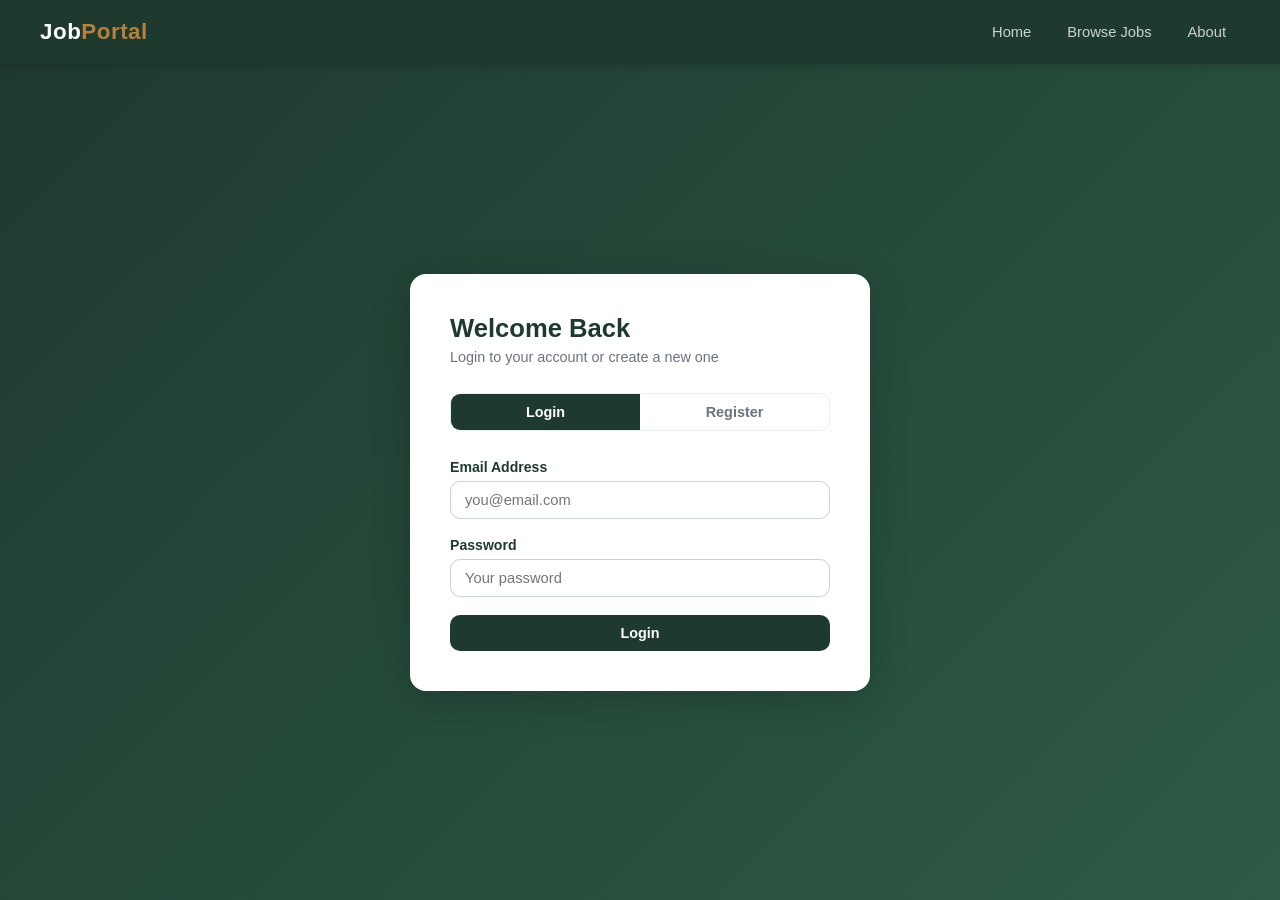
<file: frontend/manage.html>
<!DOCTYPE html>
<html lang="en">
<head>
  <meta charset="UTF-8"/>
  <meta name="viewport" content="width=device-width, initial-scale=1.0"/>
  <title>Manage Data — Job Portal</title>
  <link rel="stylesheet" href="style.css"/>
</head>
<body>

<nav>
  <div class="nav-logo">Job<span>Portal</span></div>
  <div class="nav-links">
    <a href="index.html">Home</a>
    <a href="jobs.html">Browse Jobs</a>
    <a href="about.html">About</a>
    <a href="dashboard.html">Dashboard</a>
    <a href="#" class="btn-nav" onclick="logout()">Logout</a>
  </div>
</nav>

<div class="page-header">
  <div class="container">
    <h1>Manage Portal</h1>
    <p id="manageSubtext">Add, update, and manage your account data</p>
  </div>
</div>

<main>
  <div class="container">
    <div class="dashboard-layout">

      <!-- SIDEBAR -->
      <div class="sidebar" id="manageSidebar">
        <!-- Rendered dynamically -->
      </div>

      <!-- MAIN CONTENT -->
      <div style="flex:1;">
        
        <!-- SECTION: POST/EDIT JOB (Employer Only) -->
        <div id="sec-postjob" class="card" style="display:none;">
          <h3 id="postJobTitle" style="color:var(--green-dark); margin-bottom:20px;">Post a New Job</h3>
          <div id="postJobAlert" class="alert"></div>
          <input type="hidden" id="editJobId"/>
          
          <div class="grid-2">
            <div class="form-group">
              <label>Job Title</label>
              <input type="text" id="jobTitle" placeholder="e.g. Python Developer"/>
            </div>
            <div class="form-group">
              <label>Category</label>
              <select id="jobCategory">
                <option value="">Select Category</option>
                <option>IT</option>
                <option>Marketing</option>
                <option>Finance</option>
                <option>Healthcare</option>
                <option>Education</option>
                <option>Engineering</option>
                <option>Design</option>
                <option>Sales</option>
                <option>Customer Support</option>
                <option>Other</option>
              </select>
            </div>
            <div class="form-group">
              <label>Location</label>
              <input type="text" id="jobLocation" placeholder="e.g. Lahore or Remote"/>
            </div>
            <div class="form-group">
              <label>Job Type</label>
              <select id="jobType">
                <option>Full-time</option>
                <option>Part-time</option>
                <option>Remote</option>
              </select>
            </div>
            <div class="form-group">
              <label>Salary Range (optional)</label>
              <input type="text" id="jobSalary" placeholder="e.g. $1000 - $1500/month"/>
            </div>
            <div class="form-group" id="isActiveGroup" style="display:none;">
              <label>Status</label>
              <select id="jobActive">
                <option value="true">Active (Open)</option>
                <option value="false">Inactive (Closed)</option>
              </select>
            </div>
          </div>
          <div class="form-group">
            <label>Job Description</label>
            <textarea id="jobDescription" style="min-height:140px;" placeholder="Describe the job roles, responsibilities, and requirements..."></textarea>
          </div>
          <div style="display:flex; gap:12px;">
            <button class="btn btn-primary" onclick="submitJob()">Publish Job</button>
            <button class="btn btn-outline" onclick="resetJobForm()">Clear</button>
          </div>
        </div>

        <!-- SECTION: COMPANY PROFILE (Employer Only) -->
        <div id="sec-profile-employer" class="card" style="display:none;">
          <h3 style="color:var(--green-dark); margin-bottom:20px;">Company Profile</h3>
          <div id="employerProfileAlert" class="alert"></div>
          <div class="form-group"><label>Full Name</label><input type="text" id="empName"/></div>
          <div class="form-group"><label>Company Name</label><input type="text" id="empCompany"/></div>
          <div class="form-group"><label>Company Bio</label><textarea id="empBio" placeholder="Tell job seekers about your company..."></textarea></div>
          <button class="btn btn-primary" onclick="saveEmployerProfile()">Save Changes</button>
        </div>

        <!-- SECTION: APPLICATIONS FOR JOB (Employer Only) -->
        <div id="sec-applications" class="card" style="display:none;">
          <div style="display:flex; justify-content:space-between; align-items:center; margin-bottom:20px;">
            <h3 style="color:var(--green-dark);">Applications for: <span id="appsJobTitle" style="color:var(--amber)"></span></h3>
            <a href="dashboard.html" class="btn btn-outline btn-sm">Back</a>
          </div>
          <div id="applicationsList"><p style="color:var(--gray)">Loading applications...</p></div>
        </div>

        <!-- SECTION: SEEKER PROFILE (Job Seeker Only) -->
        <div id="sec-profile-seeker" class="card" style="display:none;">
          <h3 style="color:var(--green-dark); margin-bottom:20px;">Edit Seeker Profile</h3>
          <div id="seekerProfileAlert" class="alert"></div>
          <div class="form-group"><label>Full Name</label><input type="text" id="seekName"/></div>
          <div class="form-group"><label>Bio</label><textarea id="seekBio" placeholder="Tell employers about yourself..."></textarea></div>
          <div class="form-group"><label>Skills</label><input type="text" id="seekSkills" placeholder="e.g. Python, React, SQL"/></div>
          <button class="btn btn-primary" onclick="saveSeekerProfile()">Save Changes</button>
        </div>

        <!-- SECTION: SEEKER BOOKMARKS (Job Seeker Only) -->
        <div id="sec-bookmarks" class="card" style="display:none;">
          <h3 style="color:var(--green-dark); margin-bottom:20px;">Saved Jobs</h3>
          <div id="bookmarksList"><p style="color:var(--gray)">Loading saved jobs...</p></div>
        </div>

      </div>

    </div>
  </div>
</main>

<footer>
  <p>© 2026 <span>Job Portal System</span> — UMT OSSD Y9</p>
</footer>

<script src="js/api.js"></script>
<script>
  if (!isLoggedIn()) {
    window.location.href = "login.html";
  }

  const role = getRole();
  const userId = parseInt(localStorage.getItem("user_id"));

  // Parse query params
  const urlParams = new URLSearchParams(window.location.search);
  const activeTab = urlParams.get("tab") || "profile";
  const jobIdParam = urlParams.get("jobId");
  const editIdParam = urlParams.get("editId");

  function initSidebar() {
    const sidebar = document.getElementById("manageSidebar");
    if (role === "employer") {
      sidebar.innerHTML = `
        <a class="sidebar-item" href="dashboard.html">My Job Postings</a>
        <a class="sidebar-item" id="side-postjob" href="manage.html?tab=postjob">Post a New Job</a>
        <a class="sidebar-item" id="side-profile" href="manage.html?tab=profile">Company Profile</a>
      `;
    } else {
      sidebar.innerHTML = `
        <a class="sidebar-item" href="dashboard.html">My Applications</a>
        <a class="sidebar-item" id="side-bookmarks" href="manage.html?tab=bookmarks">Saved Jobs</a>
        <a class="sidebar-item" id="side-profile" href="manage.html?tab=profile">Edit Profile</a>
      `;
    }
  }

  function showTab() {
    initSidebar();
    
    // Hide all sections first
    const sections = ["sec-postjob", "sec-profile-employer", "sec-applications", "sec-profile-seeker", "sec-bookmarks"];
    sections.forEach(sec => document.getElementById(sec).style.display = "none");
    
    // De-activate sidebar links
    const sidePost = document.getElementById("side-postjob");
    const sideBookmarks = document.getElementById("side-bookmarks");
    const sideProfile = document.getElementById("side-profile");
    if (sidePost) sidePost.classList.remove("active");
    if (sideBookmarks) sideBookmarks.classList.remove("active");
    if (sideProfile) sideProfile.classList.remove("active");

    if (role === "employer") {
      if (activeTab === "postjob") {
        document.getElementById("sec-postjob").style.display = "block";
        if (sidePost) sidePost.classList.add("active");
        if (editIdParam) {
          prepareEditJob(editIdParam);
        } else {
          resetJobForm();
        }
      } else if (activeTab === "applications") {
        document.getElementById("sec-applications").style.display = "block";
        const jobTitle = urlParams.get("jobTitle") || "Job Details";
        document.getElementById("appsJobTitle").textContent = decodeURIComponent(jobTitle);
        loadApplicationsForJob(jobIdParam);
      } else { // profile
        document.getElementById("sec-profile-employer").style.display = "block";
        if (sideProfile) sideProfile.classList.add("active");
        loadEmployerProfile();
      }
    } else { // jobseeker
      if (activeTab === "bookmarks") {
        document.getElementById("sec-bookmarks").style.display = "block";
        if (sideBookmarks) sideBookmarks.classList.add("active");
        loadBookmarks();
      } else { // profile
        document.getElementById("sec-profile-seeker").style.display = "block";
        if (sideProfile) sideProfile.classList.add("active");
        loadSeekerProfile();
      }
    }
  }

  // ── EMPLOYER: LOAD COMPANY PROFILE ──
  async function loadEmployerProfile() {
    try {
      const u = await User.me();
      document.getElementById("empName").value = u.full_name || "";
      document.getElementById("empCompany").value = u.company_name || "";
      document.getElementById("empBio").value = u.bio || "";
    } catch(e) {}
  }

  // ── EMPLOYER: SAVE COMPANY PROFILE ──
  async function saveEmployerProfile() {
    const alertEl = document.getElementById("employerProfileAlert");
    try {
      const name = document.getElementById("empName").value.trim();
      const comp = document.getElementById("empCompany").value.trim();
      const bio = document.getElementById("empBio").value.trim();
      
      await User.update({ full_name: name, company_name: comp, bio: bio });
      alertEl.textContent = "Company profile updated successfully!";
      alertEl.className = "alert alert-success show";
      localStorage.setItem("full_name", name);
    } catch(e) {
      alertEl.textContent = e.message;
      alertEl.className = "alert alert-error show";
    }
  }

  // ── EMPLOYER: POST/EDIT JOB ──
  async function prepareEditJob(jobId) {
    document.getElementById("postJobTitle").textContent = "Edit Job Listing";
    document.getElementById("isActiveGroup").style.display = "block";
    try {
      const job = await Jobs.getOne(jobId);
      document.getElementById("editJobId").value = job.id;
      document.getElementById("jobTitle").value = job.title;
      document.getElementById("jobDescription").value = job.description;
      document.getElementById("jobCategory").value = job.category;
      document.getElementById("jobLocation").value = job.location;
      document.getElementById("jobType").value = job.job_type;
      document.getElementById("jobSalary").value = job.salary_range || "";
      document.getElementById("jobActive").value = job.is_active.toString();
    } catch(e) {
      alert("Could not load job info.");
    }
  }

  async function submitJob() {
    const alertEl = document.getElementById("postJobAlert");
    const editId = document.getElementById("editJobId").value;
    const payload = {
      title: document.getElementById("jobTitle").value.trim(),
      description: document.getElementById("jobDescription").value.trim(),
      category: document.getElementById("jobCategory").value,
      location: document.getElementById("jobLocation").value.trim(),
      job_type: document.getElementById("jobType").value,
      salary_range: document.getElementById("jobSalary").value.trim() || null
    };

    if (editId) {
      payload.is_active = document.getElementById("jobActive").value === "true";
    }

    if (!payload.title || !payload.description || !payload.category || !payload.location) {
      alertEl.textContent = "Please fill in all required fields.";
      alertEl.className = "alert alert-error show";
      return;
    }

    try {
      if (editId) {
        await Jobs.update(editId, payload);
        alertEl.textContent = "Job updated successfully!";
      } else {
        await Jobs.create(payload);
        alertEl.textContent = "Job published successfully!";
      }
      alertEl.className = "alert alert-success show";
      setTimeout(() => window.location.href = "dashboard.html", 1200);
    } catch(e) {
      alertEl.textContent = e.message;
      alertEl.className = "alert alert-error show";
    }
  }

  function resetJobForm() {
    document.getElementById("editJobId").value = "";
    document.getElementById("jobTitle").value = "";
    document.getElementById("jobDescription").value = "";
    document.getElementById("jobCategory").value = "";
    document.getElementById("jobLocation").value = "";
    document.getElementById("jobSalary").value = "";
    document.getElementById("postJobTitle").textContent = "Post a New Job";
    document.getElementById("isActiveGroup").style.display = "none";
    document.getElementById("postJobAlert").className = "alert";
  }

  // ── EMPLOYER: LOAD JOB APPLICATIONS ──
  async function loadApplicationsForJob(jobId) {
    const el = document.getElementById("applicationsList");
    try {
      const apps = await Applications.forJob(jobId);
      if (!apps.length) {
        el.innerHTML = "<p style='color:var(--gray)'>No applications submitted for this job yet.</p>";
        return;
      }
      el.innerHTML = `<div class="table-wrapper"><table>
        <thead><tr><th>Applicant</th><th>Applied On</th><th>Status</th><th>Cover Letter</th><th>Update Status</th></tr></thead>
        <tbody>${apps.map(a => `<tr>
          <td style="font-weight:600;color:var(--green-dark);">${a.applicant_name}</td>
          <td style="color:var(--gray)">${new Date(a.applied_at).toLocaleDateString()}</td>
          <td><span class="badge ${badgeClass(a.status)}">${a.status}</span></td>
          <td style="color:var(--gray);font-size:0.85rem;">${a.cover_letter ? a.cover_letter.substring(0, 60) + "..." : "—"}</td>
          <td>
            <select onchange="updateStatus(${a.id}, this.value)" style="padding:4px 8px;border:1px solid #C8D5CC;border-radius:6px;font-size:0.82rem;">
              <option value="">Change</option>
              <option>Pending</option>
              <option>Reviewed</option>
              <option>Shortlisted</option>
              <option>Rejected</option>
            </select>
          </td>
        </tr>`).join("")}</tbody></table></div>`;
    } catch(e) {
      el.innerHTML = "<p style='color:var(--gray)'>Could not load applications.</p>";
    }
  }

  async function updateStatus(appId, newStatus) {
    if (!newStatus) return;
    try {
      await Applications.updateStatus(appId, newStatus);
      alert("Application status updated to: " + newStatus);
      showTab(); // Reload list
    } catch(e) {
      alert(e.message);
    }
  }

  // ── JOB SEEKER: LOAD SEEKER PROFILE ──
  async function loadSeekerProfile() {
    try {
      const u = await User.me();
      document.getElementById("seekName").value = u.full_name || "";
      document.getElementById("seekBio").value = u.bio || "";
      document.getElementById("seekSkills").value = u.skills || "";
    } catch(e) {}
  }

  // ── JOB SEEKER: SAVE SEEKER PROFILE ──
  async function saveSeekerProfile() {
    const alertEl = document.getElementById("seekerProfileAlert");
    try {
      const name = document.getElementById("seekName").value.trim();
      const bio = document.getElementById("seekBio").value.trim();
      const skills = document.getElementById("seekSkills").value.trim();
      
      await User.update({ full_name: name, bio: bio, skills: skills });
      alertEl.textContent = "Profile updated successfully!";
      alertEl.className = "alert alert-success show";
      localStorage.setItem("full_name", name);
    } catch(e) {
      alertEl.textContent = e.message;
      alertEl.className = "alert alert-error show";
    }
  }

  // ── JOB SEEKER: LOAD BOOKMARKS ──
  async function loadBookmarks() {
    const el = document.getElementById("bookmarksList");
    try {
      const bms = await Bookmarks.mine();
      if (bms.length === 0) {
        el.innerHTML = "<p style='color:var(--gray)'>No saved jobs yet.</p>";
        return;
      }
      el.innerHTML = bms.map(b => `
        <div style="display:flex; justify-content:space-between; align-items:center; padding:12px 0; border-bottom:1px solid var(--green-light);">
          <a href="job-detail.html?id=${b.job_id}" style="color:var(--green-dark); font-weight:600;">${b.job_title}</a>
          <span style="color:var(--gray); font-size:0.82rem;">Saved ${new Date(b.saved_at).toLocaleDateString()}</span>
        </div>`).join("");
    } catch(e) {
      el.innerHTML = "<p style='color:var(--gray)'>Could not load bookmarks.</p>";
    }
  }

  function badgeClass(status) {
    return { Pending: "badge-pending", Reviewed: "badge-reviewed", Shortlisted: "badge-shortlisted", Rejected: "badge-rejected" }[status] || "badge-pending";
  }

  // Run initialization
  showTab();
</script>
</body>
</html>
</file>
<file: frontend/css/style.css>
/* ============================================================
   Job Portal System — Main Stylesheet
   Color Scheme: Forest Green + Cream + Amber
   ============================================================ */

:root {
  --green-dark:  #1E3A2F;
  --green-mid:   #2D5A45;
  --green-light: #E8F0EC;
  --amber:       #B5813C;
  --amber-light: #F5E6C8;
  --cream:       #FAF7F0;
  --cream-dark:  #F0EAD6;
  --charcoal:    #2C2C2C;
  --gray:        #6B7280;
  --white:       #FFFFFF;
  --red:         #DC2626;
  --shadow:      0 2px 12px rgba(30,58,47,0.10);
  --radius:      10px;
  --transition:  0.2s ease;
}

* { margin: 0; padding: 0; box-sizing: border-box; }

body {
  font-family: 'Segoe UI', Tahoma, Geneva, Verdana, sans-serif;
  background-color: var(--cream);
  color: var(--charcoal);
  min-height: 100vh;
  display: flex;
  flex-direction: column;
}

a { text-decoration: none; color: inherit; }

/* ── NAVBAR ────────────────────────────────────────────────── */
nav {
  background: var(--green-dark);
  padding: 0 40px;
  display: flex;
  align-items: center;
  justify-content: space-between;
  height: 64px;
  box-shadow: 0 2px 8px rgba(0,0,0,0.2);
  position: sticky;
  top: 0;
  z-index: 100;
}

.nav-logo {
  font-size: 1.4rem;
  font-weight: 700;
  color: var(--white);
  letter-spacing: 0.5px;
}

.nav-logo span { color: var(--amber); }

.nav-links { display: flex; align-items: center; gap: 8px; }

.nav-links a {
  color: #C8D5CC;
  padding: 8px 14px;
  border-radius: 6px;
  font-size: 0.92rem;
  transition: var(--transition);
}

.nav-links a:hover, .nav-links a.active {
  background: var(--green-mid);
  color: var(--white);
}

.nav-links .btn-nav {
  background: var(--amber);
  color: var(--white);
  padding: 8px 18px;
  border-radius: 6px;
  font-weight: 600;
}

.nav-links .btn-nav:hover { background: #9A6D30; }

/* ── BUTTONS ───────────────────────────────────────────────── */
.btn {
  display: inline-block;
  padding: 10px 22px;
  border-radius: var(--radius);
  font-size: 0.9rem;
  font-weight: 600;
  cursor: pointer;
  border: none;
  transition: var(--transition);
}

.btn-primary {
  background: var(--green-dark);
  color: var(--white);
}
.btn-primary:hover { background: var(--green-mid); }

.btn-amber {
  background: var(--amber);
  color: var(--white);
}
.btn-amber:hover { background: #9A6D30; }

.btn-outline {
  background: transparent;
  border: 2px solid var(--green-dark);
  color: var(--green-dark);
}
.btn-outline:hover { background: var(--green-dark); color: var(--white); }

.btn-danger {
  background: var(--red);
  color: var(--white);
}
.btn-danger:hover { background: #B91C1C; }

.btn-sm { padding: 6px 14px; font-size: 0.82rem; }
.btn-full { width: 100%; }

/* ── FORMS ─────────────────────────────────────────────────── */
.form-group { margin-bottom: 18px; }

.form-group label {
  display: block;
  font-size: 0.88rem;
  font-weight: 600;
  color: var(--green-dark);
  margin-bottom: 6px;
}

.form-group input,
.form-group select,
.form-group textarea {
  width: 100%;
  padding: 10px 14px;
  border: 1.5px solid #C8D5CC;
  border-radius: var(--radius);
  font-size: 0.92rem;
  background: var(--white);
  color: var(--charcoal);
  transition: var(--transition);
  font-family: inherit;
}

.form-group input:focus,
.form-group select:focus,
.form-group textarea:focus {
  outline: none;
  border-color: var(--green-mid);
  box-shadow: 0 0 0 3px rgba(45,90,69,0.12);
}

.form-group textarea { resize: vertical; min-height: 100px; }

/* ── CARDS ─────────────────────────────────────────────────── */
.card {
  background: var(--white);
  border-radius: var(--radius);
  box-shadow: var(--shadow);
  padding: 24px;
}

.job-card {
  background: var(--white);
  border-radius: var(--radius);
  box-shadow: var(--shadow);
  padding: 22px 24px;
  border-left: 4px solid var(--green-dark);
  transition: var(--transition);
  cursor: pointer;
}

.job-card:hover {
  transform: translateY(-2px);
  box-shadow: 0 6px 20px rgba(30,58,47,0.15);
  border-left-color: var(--amber);
}

.job-card h3 { font-size: 1.05rem; color: var(--green-dark); margin-bottom: 6px; }
.job-card .company { font-size: 0.88rem; color: var(--amber); font-weight: 600; margin-bottom: 10px; }

.job-meta { display: flex; flex-wrap: wrap; gap: 10px; margin-top: 12px; }

.tag {
  background: var(--green-light);
  color: var(--green-dark);
  padding: 4px 10px;
  border-radius: 20px;
  font-size: 0.78rem;
  font-weight: 600;
}

.tag-amber { background: var(--amber-light); color: var(--amber); }

/* ── STATUS BADGES ──────────────────────────────────────────── */
.badge {
  display: inline-block;
  padding: 3px 10px;
  border-radius: 20px;
  font-size: 0.75rem;
  font-weight: 700;
}
.badge-pending    { background: #FEF3C7; color: #92400E; }
.badge-reviewed   { background: #DBEAFE; color: #1E40AF; }
.badge-shortlisted { background: #D1FAE5; color: #065F46; }
.badge-rejected   { background: #FEE2E2; color: #991B1B; }

/* ── LAYOUT ─────────────────────────────────────────────────── */
.container { max-width: 1100px; margin: 0 auto; padding: 0 24px; }

main { flex: 1; padding: 40px 0; }

.page-header {
  background: var(--green-dark);
  color: var(--white);
  padding: 48px 0;
  margin-bottom: 40px;
}

.page-header h1 { font-size: 2rem; margin-bottom: 8px; }
.page-header p { color: #C8D5CC; font-size: 1rem; }

/* ── GRID ───────────────────────────────────────────────────── */
.grid-2 { display: grid; grid-template-columns: 1fr 1fr; gap: 20px; }
.grid-3 { display: grid; grid-template-columns: repeat(3, 1fr); gap: 20px; }
.jobs-grid { display: grid; grid-template-columns: repeat(auto-fill, minmax(320px, 1fr)); gap: 20px; }

/* ── HERO ───────────────────────────────────────────────────── */
.hero {
  background: linear-gradient(135deg, var(--green-dark) 0%, var(--green-mid) 100%);
  color: var(--white);
  padding: 80px 0;
  text-align: center;
}

.hero h1 { font-size: 2.8rem; margin-bottom: 16px; line-height: 1.2; }
.hero h1 span { color: var(--amber); }
.hero p { font-size: 1.1rem; color: #C8D5CC; margin-bottom: 36px; max-width: 560px; margin-left: auto; margin-right: auto; }

.search-bar {
  display: flex;
  max-width: 560px;
  margin: 0 auto;
  background: var(--white);
  border-radius: 50px;
  overflow: hidden;
  box-shadow: 0 4px 20px rgba(0,0,0,0.2);
}

.search-bar input {
  flex: 1;
  padding: 14px 22px;
  border: none;
  font-size: 0.95rem;
  color: var(--charcoal);
  outline: none;
}

.search-bar button {
  background: var(--amber);
  color: var(--white);
  border: none;
  padding: 14px 28px;
  font-size: 0.95rem;
  font-weight: 700;
  cursor: pointer;
  transition: var(--transition);
}

.search-bar button:hover { background: #9A6D30; }

/* ── STATS BAR ──────────────────────────────────────────────── */
.stats-bar {
  background: var(--cream-dark);
  padding: 28px 0;
  border-bottom: 1px solid #DDD6C0;
}

.stats-bar .container { display: flex; justify-content: center; gap: 60px; }

.stat-item { text-align: center; }
.stat-item .number { font-size: 2rem; font-weight: 800; color: var(--green-dark); }
.stat-item .label  { font-size: 0.82rem; color: var(--gray); font-weight: 600; text-transform: uppercase; letter-spacing: 0.5px; }

/* ── SECTION ─────────────────────────────────────────────────── */
.section { padding: 56px 0; }
.section-title { font-size: 1.7rem; font-weight: 700; color: var(--green-dark); margin-bottom: 8px; }
.section-sub   { color: var(--gray); font-size: 0.95rem; margin-bottom: 36px; }

/* ── FILTERS ─────────────────────────────────────────────────── */
.filters {
  background: var(--white);
  border-radius: var(--radius);
  box-shadow: var(--shadow);
  padding: 20px 24px;
  margin-bottom: 28px;
  display: flex;
  flex-wrap: wrap;
  gap: 14px;
  align-items: flex-end;
}

.filters .form-group { margin-bottom: 0; min-width: 160px; }

/* ── DASHBOARD LAYOUT ───────────────────────────────────────── */
.dashboard-layout { display: grid; grid-template-columns: 240px 1fr; gap: 28px; }

.sidebar {
  background: var(--white);
  border-radius: var(--radius);
  box-shadow: var(--shadow);
  padding: 24px 0;
  height: fit-content;
  position: sticky;
  top: 84px;
}

.sidebar-item {
  display: block;
  padding: 12px 24px;
  color: var(--charcoal);
  font-size: 0.92rem;
  border-left: 3px solid transparent;
  transition: var(--transition);
}

.sidebar-item:hover, .sidebar-item.active {
  background: var(--green-light);
  color: var(--green-dark);
  border-left-color: var(--green-dark);
  font-weight: 600;
}

/* ── TABLE ───────────────────────────────────────────────────── */
.table-wrapper { overflow-x: auto; }

table { width: 100%; border-collapse: collapse; font-size: 0.88rem; }
thead { background: var(--green-dark); color: var(--white); }
thead th { padding: 12px 16px; text-align: left; font-weight: 600; }
tbody tr { border-bottom: 1px solid var(--green-light); transition: var(--transition); }
tbody tr:hover { background: var(--green-light); }
tbody td { padding: 12px 16px; color: var(--charcoal); }

/* ── AUTH PAGE ───────────────────────────────────────────────── */
.auth-wrapper {
  min-height: calc(100vh - 64px);
  display: flex;
  align-items: center;
  justify-content: center;
  padding: 40px 24px;
  background: linear-gradient(135deg, var(--green-dark) 0%, var(--green-mid) 100%);
}

.auth-box {
  background: var(--white);
  border-radius: 16px;
  box-shadow: 0 8px 40px rgba(0,0,0,0.2);
  padding: 40px;
  width: 100%;
  max-width: 460px;
}

.auth-box h2 { font-size: 1.6rem; color: var(--green-dark); margin-bottom: 6px; }
.auth-box p  { color: var(--gray); font-size: 0.9rem; margin-bottom: 28px; }

.auth-tabs { display: flex; gap: 0; margin-bottom: 28px; border: 1.5px solid var(--green-light); border-radius: var(--radius); overflow: hidden; }

.auth-tab {
  flex: 1;
  text-align: center;
  padding: 10px;
  font-size: 0.9rem;
  font-weight: 600;
  cursor: pointer;
  color: var(--gray);
  background: var(--white);
  border: none;
  transition: var(--transition);
}

.auth-tab.active { background: var(--green-dark); color: var(--white); }

/* ── ALERTS ───────────────────────────────────────────────────── */
.alert {
  padding: 12px 16px;
  border-radius: var(--radius);
  font-size: 0.88rem;
  margin-bottom: 16px;
  display: none;
}
.alert.show { display: block; }
.alert-error   { background: #FEE2E2; color: #991B1B; border: 1px solid #FECACA; }
.alert-success { background: #D1FAE5; color: #065F46; border: 1px solid #A7F3D0; }

/* ── FOOTER ───────────────────────────────────────────────────── */
footer {
  background: var(--green-dark);
  color: #C8D5CC;
  padding: 32px 0;
  text-align: center;
  font-size: 0.88rem;
  margin-top: auto;
}

footer span { color: var(--amber); }

/* ── RESPONSIVE ───────────────────────────────────────────────── */
@media (max-width: 768px) {
  nav { padding: 0 16px; }
  .hero h1 { font-size: 1.9rem; }
  .grid-2, .grid-3 { grid-template-columns: 1fr; }
  .dashboard-layout { grid-template-columns: 1fr; }
  .sidebar { position: static; }
  .stats-bar .container { gap: 28px; flex-wrap: wrap; }
  .filters { flex-direction: column; }
  .nav-links a:not(.btn-nav) { display: none; }
}
</file>
<file: frontend/style.css>
/* ============================================================
   Job Portal System — Main Stylesheet
   Color Scheme: Forest Green + Cream + Amber
   ============================================================ */

:root {
  --green-dark:  #1E3A2F;
  --green-mid:   #2D5A45;
  --green-light: #E8F0EC;
  --amber:       #B5813C;
  --amber-light: #F5E6C8;
  --cream:       #FAF7F0;
  --cream-dark:  #F0EAD6;
  --charcoal:    #2C2C2C;
  --gray:        #6B7280;
  --white:       #FFFFFF;
  --red:         #DC2626;
  --shadow:      0 2px 12px rgba(30,58,47,0.10);
  --radius:      10px;
  --transition:  0.2s ease;
}

* { margin: 0; padding: 0; box-sizing: border-box; }

body {
  font-family: 'Segoe UI', Tahoma, Geneva, Verdana, sans-serif;
  background-color: var(--cream);
  color: var(--charcoal);
  min-height: 100vh;
  display: flex;
  flex-direction: column;
}

a { text-decoration: none; color: inherit; }

/* ── NAVBAR ────────────────────────────────────────────────── */
nav {
  background: var(--green-dark);
  padding: 0 40px;
  display: flex;
  align-items: center;
  justify-content: space-between;
  height: 64px;
  box-shadow: 0 2px 8px rgba(0,0,0,0.2);
  position: sticky;
  top: 0;
  z-index: 100;
}

.nav-logo {
  font-size: 1.4rem;
  font-weight: 700;
  color: var(--white);
  letter-spacing: 0.5px;
}

.nav-logo span { color: var(--amber); }

.nav-links { display: flex; align-items: center; gap: 8px; }

.nav-links a {
  color: #C8D5CC;
  padding: 8px 14px;
  border-radius: 6px;
  font-size: 0.92rem;
  transition: var(--transition);
}

.nav-links a:hover, .nav-links a.active {
  background: var(--green-mid);
  color: var(--white);
}

.nav-links .btn-nav {
  background: var(--amber);
  color: var(--white);
  padding: 8px 18px;
  border-radius: 6px;
  font-weight: 600;
}

.nav-links .btn-nav:hover { background: #9A6D30; }

/* ── BUTTONS ───────────────────────────────────────────────── */
.btn {
  display: inline-block;
  padding: 10px 22px;
  border-radius: var(--radius);
  font-size: 0.9rem;
  font-weight: 600;
  cursor: pointer;
  border: none;
  transition: var(--transition);
}

.btn-primary {
  background: var(--green-dark);
  color: var(--white);
}
.btn-primary:hover { background: var(--green-mid); }

.btn-amber {
  background: var(--amber);
  color: var(--white);
}
.btn-amber:hover { background: #9A6D30; }

.btn-outline {
  background: transparent;
  border: 2px solid var(--green-dark);
  color: var(--green-dark);
}
.btn-outline:hover { background: var(--green-dark); color: var(--white); }

.btn-danger {
  background: var(--red);
  color: var(--white);
}
.btn-danger:hover { background: #B91C1C; }

.btn-sm { padding: 6px 14px; font-size: 0.82rem; }
.btn-full { width: 100%; }

/* ── FORMS ─────────────────────────────────────────────────── */
.form-group { margin-bottom: 18px; }

.form-group label {
  display: block;
  font-size: 0.88rem;
  font-weight: 600;
  color: var(--green-dark);
  margin-bottom: 6px;
}

.form-group input,
.form-group select,
.form-group textarea {
  width: 100%;
  padding: 10px 14px;
  border: 1.5px solid #C8D5CC;
  border-radius: var(--radius);
  font-size: 0.92rem;
  background: var(--white);
  color: var(--charcoal);
  transition: var(--transition);
  font-family: inherit;
}

.form-group input:focus,
.form-group select:focus,
.form-group textarea:focus {
  outline: none;
  border-color: var(--green-mid);
  box-shadow: 0 0 0 3px rgba(45,90,69,0.12);
}

.form-group textarea { resize: vertical; min-height: 100px; }

/* ── CARDS ─────────────────────────────────────────────────── */
.card {
  background: var(--white);
  border-radius: var(--radius);
  box-shadow: var(--shadow);
  padding: 24px;
}

.job-card {
  background: var(--white);
  border-radius: var(--radius);
  box-shadow: var(--shadow);
  padding: 22px 24px;
  border-left: 4px solid var(--green-dark);
  transition: var(--transition);
  cursor: pointer;
}

.job-card:hover {
  transform: translateY(-2px);
  box-shadow: 0 6px 20px rgba(30,58,47,0.15);
  border-left-color: var(--amber);
}

.job-card h3 { font-size: 1.05rem; color: var(--green-dark); margin-bottom: 6px; }
.job-card .company { font-size: 0.88rem; color: var(--amber); font-weight: 600; margin-bottom: 10px; }

.job-meta { display: flex; flex-wrap: wrap; gap: 10px; margin-top: 12px; }

.tag {
  background: var(--green-light);
  color: var(--green-dark);
  padding: 4px 10px;
  border-radius: 20px;
  font-size: 0.78rem;
  font-weight: 600;
}

.tag-amber { background: var(--amber-light); color: var(--amber); }

/* ── STATUS BADGES ──────────────────────────────────────────── */
.badge {
  display: inline-block;
  padding: 3px 10px;
  border-radius: 20px;
  font-size: 0.75rem;
  font-weight: 700;
}
.badge-pending    { background: #FEF3C7; color: #92400E; }
.badge-reviewed   { background: #DBEAFE; color: #1E40AF; }
.badge-shortlisted { background: #D1FAE5; color: #065F46; }
.badge-rejected   { background: #FEE2E2; color: #991B1B; }

/* ── LAYOUT ─────────────────────────────────────────────────── */
.container { max-width: 1100px; margin: 0 auto; padding: 0 24px; }

main { flex: 1; padding: 40px 0; }

.page-header {
  background: var(--green-dark);
  color: var(--white);
  padding: 48px 0;
  margin-bottom: 40px;
}

.page-header h1 { font-size: 2rem; margin-bottom: 8px; }
.page-header p { color: #C8D5CC; font-size: 1rem; }

/* ── GRID ───────────────────────────────────────────────────── */
.grid-2 { display: grid; grid-template-columns: 1fr 1fr; gap: 20px; }
.grid-3 { display: grid; grid-template-columns: repeat(3, 1fr); gap: 20px; }
.jobs-grid { display: grid; grid-template-columns: repeat(auto-fill, minmax(320px, 1fr)); gap: 20px; }

/* ── HERO ───────────────────────────────────────────────────── */
.hero {
  background: linear-gradient(135deg, var(--green-dark) 0%, var(--green-mid) 100%);
  color: var(--white);
  padding: 80px 0;
  text-align: center;
}

.hero h1 { font-size: 2.8rem; margin-bottom: 16px; line-height: 1.2; }
.hero h1 span { color: var(--amber); }
.hero p { font-size: 1.1rem; color: #C8D5CC; margin-bottom: 36px; max-width: 560px; margin-left: auto; margin-right: auto; }

.search-bar {
  display: flex;
  max-width: 560px;
  margin: 0 auto;
  background: var(--white);
  border-radius: 50px;
  overflow: hidden;
  box-shadow: 0 4px 20px rgba(0,0,0,0.2);
}

.search-bar input {
  flex: 1;
  padding: 14px 22px;
  border: none;
  font-size: 0.95rem;
  color: var(--charcoal);
  outline: none;
}

.search-bar button {
  background: var(--amber);
  color: var(--white);
  border: none;
  padding: 14px 28px;
  font-size: 0.95rem;
  font-weight: 700;
  cursor: pointer;
  transition: var(--transition);
}

.search-bar button:hover { background: #9A6D30; }

/* ── STATS BAR ──────────────────────────────────────────────── */
.stats-bar {
  background: var(--cream-dark);
  padding: 28px 0;
  border-bottom: 1px solid #DDD6C0;
}

.stats-bar .container { display: flex; justify-content: center; gap: 60px; }

.stat-item { text-align: center; }
.stat-item .number { font-size: 2rem; font-weight: 800; color: var(--green-dark); }
.stat-item .label  { font-size: 0.82rem; color: var(--gray); font-weight: 600; text-transform: uppercase; letter-spacing: 0.5px; }

/* ── SECTION ─────────────────────────────────────────────────── */
.section { padding: 56px 0; }
.section-title { font-size: 1.7rem; font-weight: 700; color: var(--green-dark); margin-bottom: 8px; }
.section-sub   { color: var(--gray); font-size: 0.95rem; margin-bottom: 36px; }

/* ── FILTERS ─────────────────────────────────────────────────── */
.filters {
  background: var(--white);
  border-radius: var(--radius);
  box-shadow: var(--shadow);
  padding: 20px 24px;
  margin-bottom: 28px;
  display: flex;
  flex-wrap: wrap;
  gap: 14px;
  align-items: flex-end;
}

.filters .form-group { margin-bottom: 0; min-width: 160px; }

/* ── DASHBOARD LAYOUT ───────────────────────────────────────── */
.dashboard-layout { display: grid; grid-template-columns: 240px 1fr; gap: 28px; }

.sidebar {
  background: var(--white);
  border-radius: var(--radius);
  box-shadow: var(--shadow);
  padding: 24px 0;
  height: fit-content;
  position: sticky;
  top: 84px;
}

.sidebar-item {
  display: block;
  padding: 12px 24px;
  color: var(--charcoal);
  font-size: 0.92rem;
  border-left: 3px solid transparent;
  transition: var(--transition);
}

.sidebar-item:hover, .sidebar-item.active {
  background: var(--green-light);
  color: var(--green-dark);
  border-left-color: var(--green-dark);
  font-weight: 600;
}

/* ── TABLE ───────────────────────────────────────────────────── */
.table-wrapper { overflow-x: auto; }

table { width: 100%; border-collapse: collapse; font-size: 0.88rem; }
thead { background: var(--green-dark); color: var(--white); }
thead th { padding: 12px 16px; text-align: left; font-weight: 600; }
tbody tr { border-bottom: 1px solid var(--green-light); transition: var(--transition); }
tbody tr:hover { background: var(--green-light); }
tbody td { padding: 12px 16px; color: var(--charcoal); }

/* ── AUTH PAGE ───────────────────────────────────────────────── */
.auth-wrapper {
  min-height: calc(100vh - 64px);
  display: flex;
  align-items: center;
  justify-content: center;
  padding: 40px 24px;
  background: linear-gradient(135deg, var(--green-dark) 0%, var(--green-mid) 100%);
}

.auth-box {
  background: var(--white);
  border-radius: 16px;
  box-shadow: 0 8px 40px rgba(0,0,0,0.2);
  padding: 40px;
  width: 100%;
  max-width: 460px;
}

.auth-box h2 { font-size: 1.6rem; color: var(--green-dark); margin-bottom: 6px; }
.auth-box p  { color: var(--gray); font-size: 0.9rem; margin-bottom: 28px; }

.auth-tabs { display: flex; gap: 0; margin-bottom: 28px; border: 1.5px solid var(--green-light); border-radius: var(--radius); overflow: hidden; }

.auth-tab {
  flex: 1;
  text-align: center;
  padding: 10px;
  font-size: 0.9rem;
  font-weight: 600;
  cursor: pointer;
  color: var(--gray);
  background: var(--white);
  border: none;
  transition: var(--transition);
}

.auth-tab.active { background: var(--green-dark); color: var(--white); }

/* ── ALERTS ───────────────────────────────────────────────────── */
.alert {
  padding: 12px 16px;
  border-radius: var(--radius);
  font-size: 0.88rem;
  margin-bottom: 16px;
  display: none;
}
.alert.show { display: block; }
.alert-error   { background: #FEE2E2; color: #991B1B; border: 1px solid #FECACA; }
.alert-success { background: #D1FAE5; color: #065F46; border: 1px solid #A7F3D0; }

/* ── FOOTER ───────────────────────────────────────────────────── */
footer {
  background: var(--green-dark);
  color: #C8D5CC;
  padding: 32px 0;
  text-align: center;
  font-size: 0.88rem;
  margin-top: auto;
}

footer span { color: var(--amber); }

/* ── RESPONSIVE ───────────────────────────────────────────────── */
@media (max-width: 768px) {
  nav { padding: 0 16px; }
  .hero h1 { font-size: 1.9rem; }
  .grid-2, .grid-3 { grid-template-columns: 1fr; }
  .dashboard-layout { grid-template-columns: 1fr; }
  .sidebar { position: static; }
  .stats-bar .container { gap: 28px; flex-wrap: wrap; }
  .filters { flex-direction: column; }
  .nav-links a:not(.btn-nav) { display: none; }
}
</file>
